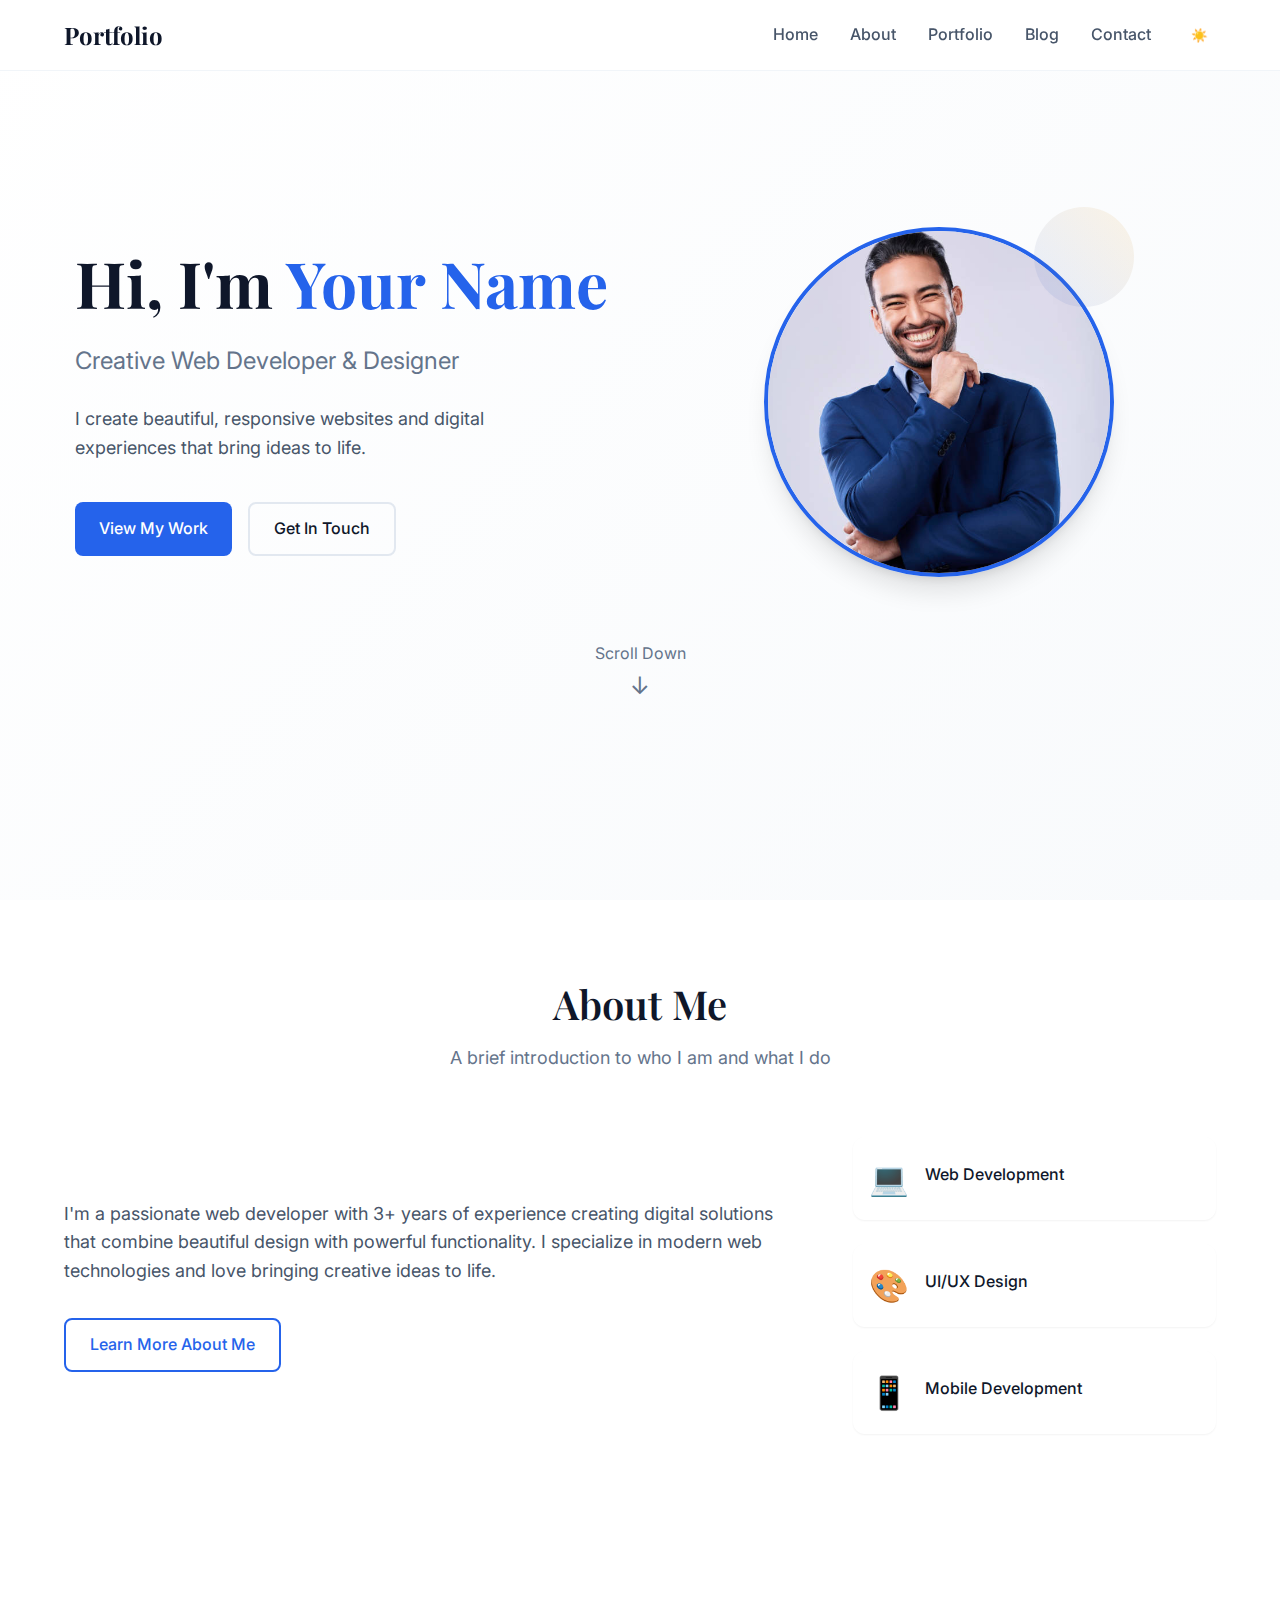
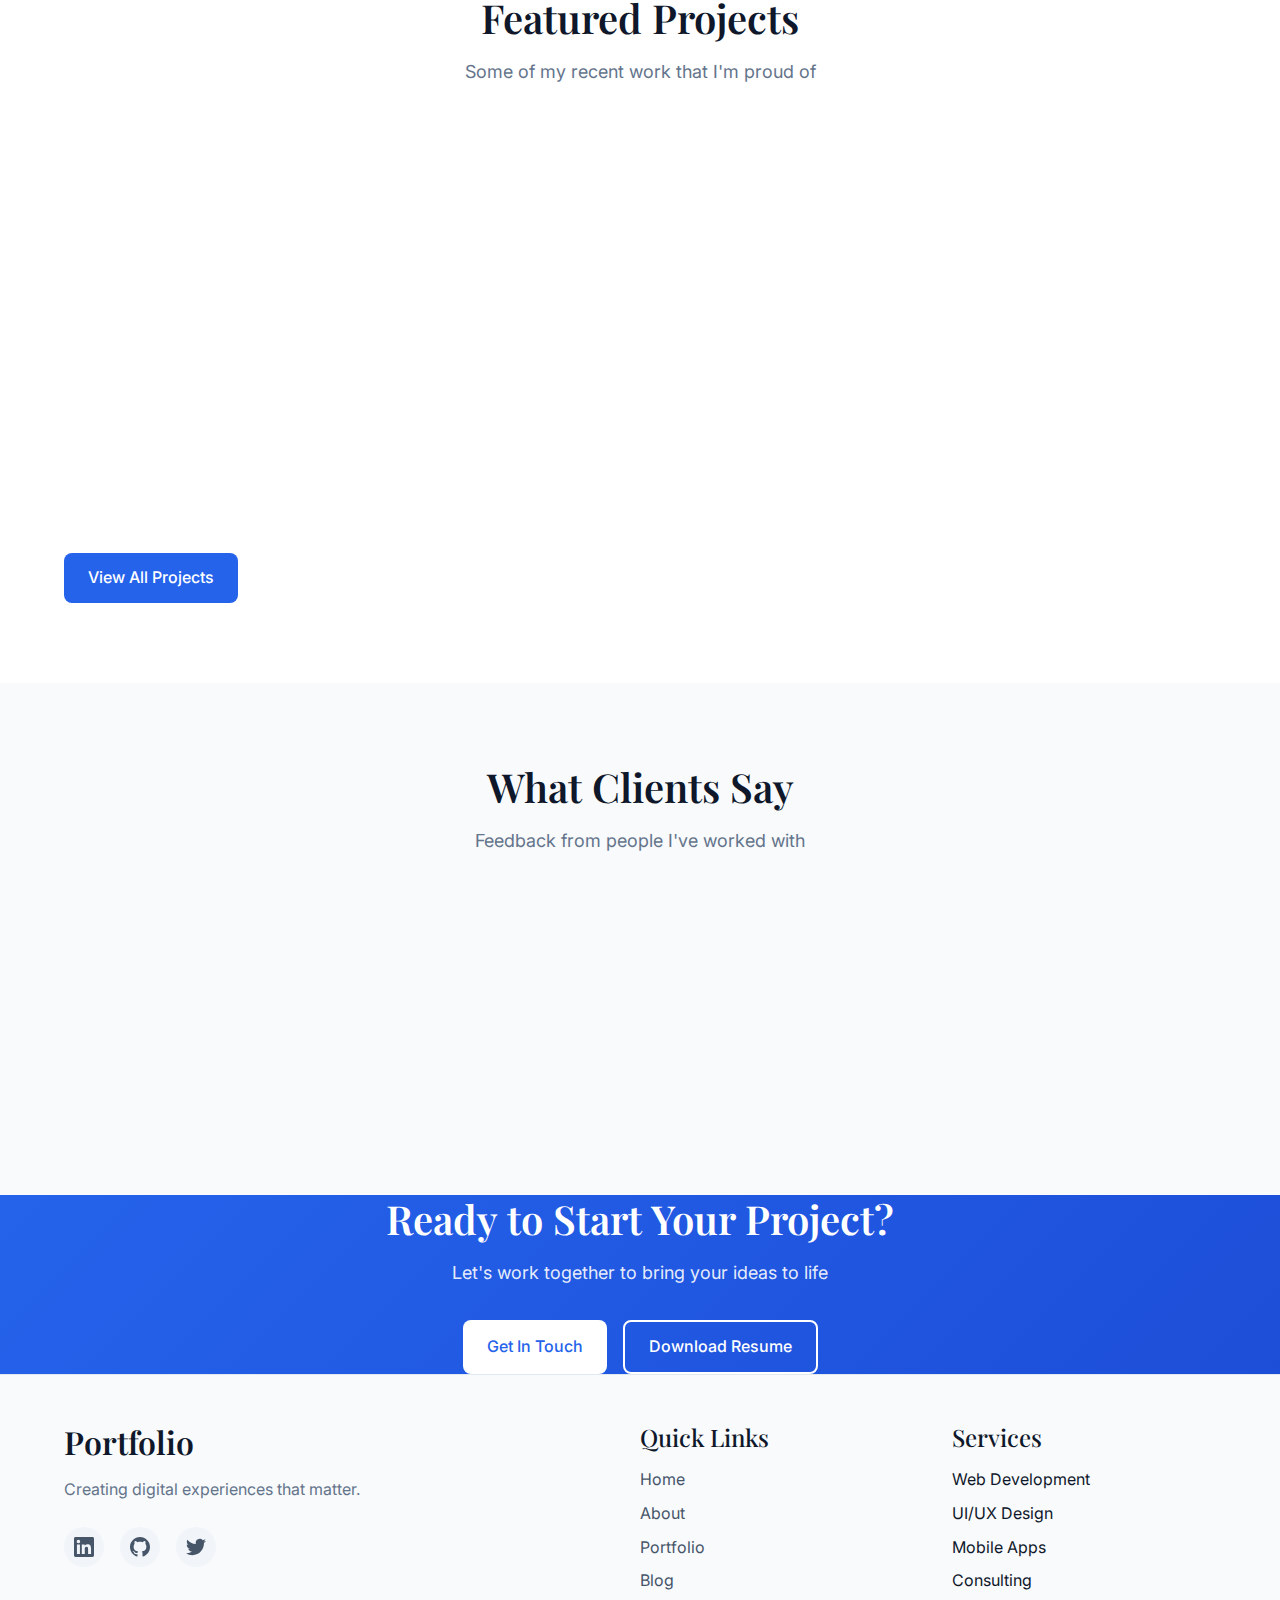
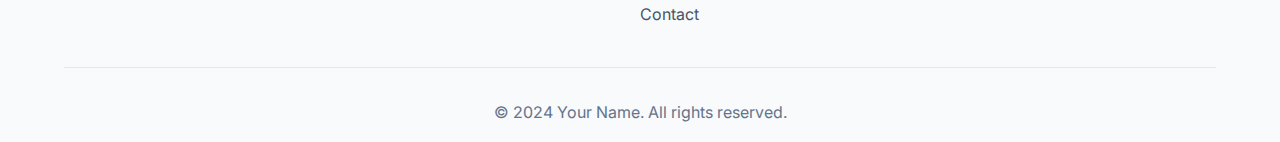
<file: portfolio.html/index.html>
<!DOCTYPE html>
<html lang="en">
<head>
    <meta charset="UTF-8">
    <meta name="viewport" content="width=device-width, initial-scale=1.0">
    <meta name="description" content="Personal Portfolio - Professional Web Developer & Designer">
    <meta name="keywords" content="portfolio, web developer, designer, projects">
    <meta name="author" content="Your Name">
    <title>Your Name - Portfolio</title>
    
    <!-- Preconnect to Google Fonts -->
    <link rel="preconnect" href="https://fonts.googleapis.com">
    <link rel="preconnect" href="https://fonts.gstatic.com" crossorigin>
    <link href="https://fonts.googleapis.com/css2?family=Inter:wght@300;400;500;600;700&family=Playfair+Display:wght@400;500;600;700&display=swap" rel="stylesheet">
    
    <!-- CSS -->
    <link rel="stylesheet" href="css/style.css">
    
    <!-- Favicon -->
    <link rel="icon" type="image/x-icon" href="assets/favicon.ico">
</head>
<body>
    <!-- Navigation -->
    <nav class="navbar" id="navbar">
        <div class="nav-container">
            <div class="nav-logo">
                <a href="index.html">Portfolio</a>
            </div>
            <ul class="nav-menu" id="nav-menu">
                <li class="nav-item">
                    <a href="index.html" class="nav-link active">Home</a>
                </li>
                <li class="nav-item">
                    <a href="about.html" class="nav-link">About</a>
                </li>
                <li class="nav-item">
                    <a href="portfolio.html" class="nav-link">Portfolio</a>
                </li>
                <li class="nav-item">
                    <a href="blog.html" class="nav-link">Blog</a>
                </li>
                <li class="nav-item">
                    <a href="contact.html" class="nav-link">Contact</a>
                </li>
                <li class="nav-item">
                    <button class="theme-toggle" id="theme-toggle" aria-label="Toggle dark mode">
                        <span class="sun-icon">☀️</span>
                        <span class="moon-icon">🌙</span>
                    </button>
                </li>
            </ul>
            <div class="nav-toggle" id="nav-toggle">
                <span class="bar"></span>
                <span class="bar"></span>
                <span class="bar"></span>
            </div>
        </div>
    </nav>

    <!-- Hero Section -->
    <section class="hero" id="home">
        <div class="hero-container">
            <div class="hero-content">
                <div class="hero-text">
                    <h1 class="hero-title">
                        Hi, I'm <span class="highlight">Your Name</span>
                    </h1>
                    <p class="hero-tagline">
                        Creative Web Developer & Designer
                    </p>
                    <p class="hero-description">
                        I create beautiful, responsive websites and digital experiences that bring ideas to life.
                    </p>
                    <div class="hero-buttons">
                        <a href="portfolio.html" class="btn btn-primary">View My Work</a>
                        <a href="contact.html" class="btn btn-secondary">Get In Touch</a>
                    </div>
                </div>
                <div class="hero-image">
                    <div class="profile-image-container">
                        <img src="images/profile.jpg" alt="Your Name" class="profile-image">
                        <div class="profile-decoration"></div>
                    </div>
                </div>
            </div>
            <div class="scroll-indicator">
                <span>Scroll Down</span>
                <div class="scroll-arrow">↓</div>
            </div>
        </div>
    </section>

    <!-- Quick About Section -->
    <section class="quick-about">
        <div class="container">
            <div class="section-header">
                <h2>About Me</h2>
                <p>A brief introduction to who I am and what I do</p>
            </div>
            <div class="quick-about-content">
                <div class="about-text">
                    <p>
                        I'm a passionate web developer with 3+ years of experience creating digital solutions 
                        that combine beautiful design with powerful functionality. I specialize in modern web 
                        technologies and love bringing creative ideas to life.
                    </p>
                    <a href="about.html" class="btn btn-outline">Learn More About Me</a>
                </div>
                <div class="skills-preview">
                    <div class="skill-item">
                        <span class="skill-icon">💻</span>
                        <span class="skill-name">Web Development</span>
                    </div>
                    <div class="skill-item">
                        <span class="skill-icon">🎨</span>
                        <span class="skill-name">UI/UX Design</span>
                    </div>
                    <div class="skill-item">
                        <span class="skill-icon">📱</span>
                        <span class="skill-name">Mobile Development</span>
                    </div>
                </div>
            </div>
        </div>
    </section>

    <!-- Featured Projects -->
    <section class="featured-projects">
        <div class="container">
            <div class="section-header">
                <h2>Featured Projects</h2>
                <p>Some of my recent work that I'm proud of</p>
            </div>
            <div class="projects-grid">
                <div class="project-card">
                    <div class="project-image">
                        <img src="images/project1.jpg" alt="E-commerce Website">
                        <div class="project-overlay">
                            <a href="#" class="project-link">View Project</a>
                        </div>
                    </div>
                    <div class="project-info">
                        <h3>E-commerce Website</h3>
                        <p>A modern e-commerce platform built with React and Node.js</p>
                        <div class="project-tech">
                            <span class="tech-tag">React</span>
                            <span class="tech-tag">Node.js</span>
                            <span class="tech-tag">MongoDB</span>
                        </div>
                    </div>
                </div>
                
                <div class="project-card">
                    <div class="project-image">
                        <img src="images/project2.jpg" alt="Mobile App">
                        <div class="project-overlay">
                            <a href="#" class="project-link">View Project</a>
                        </div>
                    </div>
                    <div class="project-info">
                        <h3>Mobile App Design</h3>
                        <p>UI/UX design for a fitness tracking mobile application</p>
                        <div class="project-tech">
                            <span class="tech-tag">Figma</span>
                            <span class="tech-tag">React Native</span>
                            <span class="tech-tag">Firebase</span>
                        </div>
                    </div>
                </div>
            </div>
            <div class="section-footer">
                <a href="portfolio.html" class="btn btn-primary">View All Projects</a>
            </div>
        </div>
    </section>

    <!-- Testimonials -->
    <section class="testimonials">
        <div class="container">
            <div class="section-header">
                <h2>What Clients Say</h2>
                <p>Feedback from people I've worked with</p>
            </div>
            <div class="testimonials-grid">
                <div class="testimonial-card">
                    <div class="testimonial-content">
                        <p>"Excellent work! The website exceeded our expectations and was delivered on time."</p>
                    </div>
                    <div class="testimonial-author">
                        <img src="images/client1.jpg" alt="Client 1">
                        <div class="author-info">
                            <h4>John Smith</h4>
                            <span>CEO, Tech Company</span>
                        </div>
                    </div>
                </div>
                
                <div class="testimonial-card">
                    <div class="testimonial-content">
                        <p>"Professional, creative, and easy to work with. Highly recommended!"</p>
                    </div>
                    <div class="testimonial-author">
                        <img src="images/client2.jpg" alt="Client 2">
                        <div class="author-info">
                            <h4>Sarah Johnson</h4>
                            <span>Marketing Director</span>
                        </div>
                    </div>
                </div>
            </div>
        </div>
    </section>

    <!-- CTA Section -->
    <section class="cta-section">
        <div class="container">
            <div class="cta-content">
                <h2>Ready to Start Your Project?</h2>
                <p>Let's work together to bring your ideas to life</p>
                <div class="cta-buttons">
                    <a href="contact.html" class="btn btn-primary">Get In Touch</a>
                    <a href="assets/resume.pdf" class="btn btn-secondary" download>Download Resume</a>
                </div>
            </div>
        </div>
    </section>

    <!-- Footer -->
    <footer class="footer">
        <div class="container">
            <div class="footer-content">
                <div class="footer-section">
                    <h3>Portfolio</h3>
                    <p>Creating digital experiences that matter.</p>
                    <div class="social-links">
                        <a href="#" aria-label="LinkedIn">
                            <svg width="20" height="20" viewBox="0 0 24 24" fill="currentColor">
                                <path d="M20.447 20.452h-3.554v-5.569c0-1.328-.027-3.037-1.852-3.037-1.853 0-2.136 1.445-2.136 2.939v5.667H9.351V9h3.414v1.561h.046c.477-.9 1.637-1.85 3.37-1.85 3.601 0 4.267 2.37 4.267 5.455v6.286zM5.337 7.433c-1.144 0-2.063-.926-2.063-2.065 0-1.138.92-2.063 2.063-2.063 1.14 0 2.064.925 2.064 2.063 0 1.139-.925 2.065-2.064 2.065zm1.782 13.019H3.555V9h3.564v11.452zM22.225 0H1.771C.792 0 0 .774 0 1.729v20.542C0 23.227.792 24 1.771 24h20.451C23.2 24 24 23.227 24 22.271V1.729C24 .774 23.2 0 22.222 0h.003z"/>
                            </svg>
                        </a>
                        <a href="#" aria-label="GitHub">
                            <svg width="20" height="20" viewBox="0 0 24 24" fill="currentColor">
                                <path d="M12 0c-6.626 0-12 5.373-12 12 0 5.302 3.438 9.8 8.207 11.387.599.111.793-.261.793-.577v-2.234c-3.338.726-4.033-1.416-4.033-1.416-.546-1.387-1.333-1.756-1.333-1.756-1.089-.745.083-.729.083-.729 1.205.084 1.839 1.237 1.839 1.237 1.07 1.834 2.807 1.304 3.492.997.107-.775.418-1.305.762-1.604-2.665-.305-5.467-1.334-5.467-5.931 0-1.311.469-2.381 1.236-3.221-.124-.303-.535-1.524.117-3.176 0 0 1.008-.322 3.301 1.23.957-.266 1.983-.399 3.003-.404 1.02.005 2.047.138 3.006.404 2.291-1.552 3.297-1.23 3.297-1.23.653 1.653.242 2.874.118 3.176.77.84 1.235 1.911 1.235 3.221 0 4.609-2.807 5.624-5.479 5.921.43.372.823 1.102.823 2.222v3.293c0 .319.192.694.801.576 4.765-1.589 8.199-6.086 8.199-11.386 0-6.627-5.373-12-12-12z"/>
                            </svg>
                        </a>
                        <a href="#" aria-label="Twitter">
                            <svg width="20" height="20" viewBox="0 0 24 24" fill="currentColor">
                                <path d="M23.953 4.57a10 10 0 01-2.825.775 4.958 4.958 0 002.163-2.723c-.951.555-2.005.959-3.127 1.184a4.92 4.92 0 00-8.384 4.482C7.69 8.095 4.067 6.13 1.64 3.162a4.822 4.822 0 00-.666 2.475c0 1.71.87 3.213 2.188 4.096a4.904 4.904 0 01-2.228-.616v.06a4.923 4.923 0 003.946 4.827 4.996 4.996 0 01-2.212.085 4.936 4.936 0 004.604 3.417 9.867 9.867 0 01-6.102 2.105c-.39 0-.779-.023-1.17-.067a13.995 13.995 0 007.557 2.209c9.053 0 13.998-7.496 13.998-13.985 0-.21 0-.42-.015-.63A9.935 9.935 0 0024 4.59z"/>
                            </svg>
                        </a>
                    </div>
                </div>
                <div class="footer-section">
                    <h4>Quick Links</h4>
                    <ul>
                        <li><a href="index.html">Home</a></li>
                        <li><a href="about.html">About</a></li>
                        <li><a href="portfolio.html">Portfolio</a></li>
                        <li><a href="blog.html">Blog</a></li>
                        <li><a href="contact.html">Contact</a></li>
                    </ul>
                </div>
                <div class="footer-section">
                    <h4>Services</h4>
                    <ul>
                        <li>Web Development</li>
                        <li>UI/UX Design</li>
                        <li>Mobile Apps</li>
                        <li>Consulting</li>
                    </ul>
                </div>
            </div>
            <div class="footer-bottom">
                <p>&copy; 2024 Your Name. All rights reserved.</p>
            </div>
        </div>
    </footer>

    <!-- JavaScript -->
    <script src="js/script.js"></script>
</body>
</html>
</file>
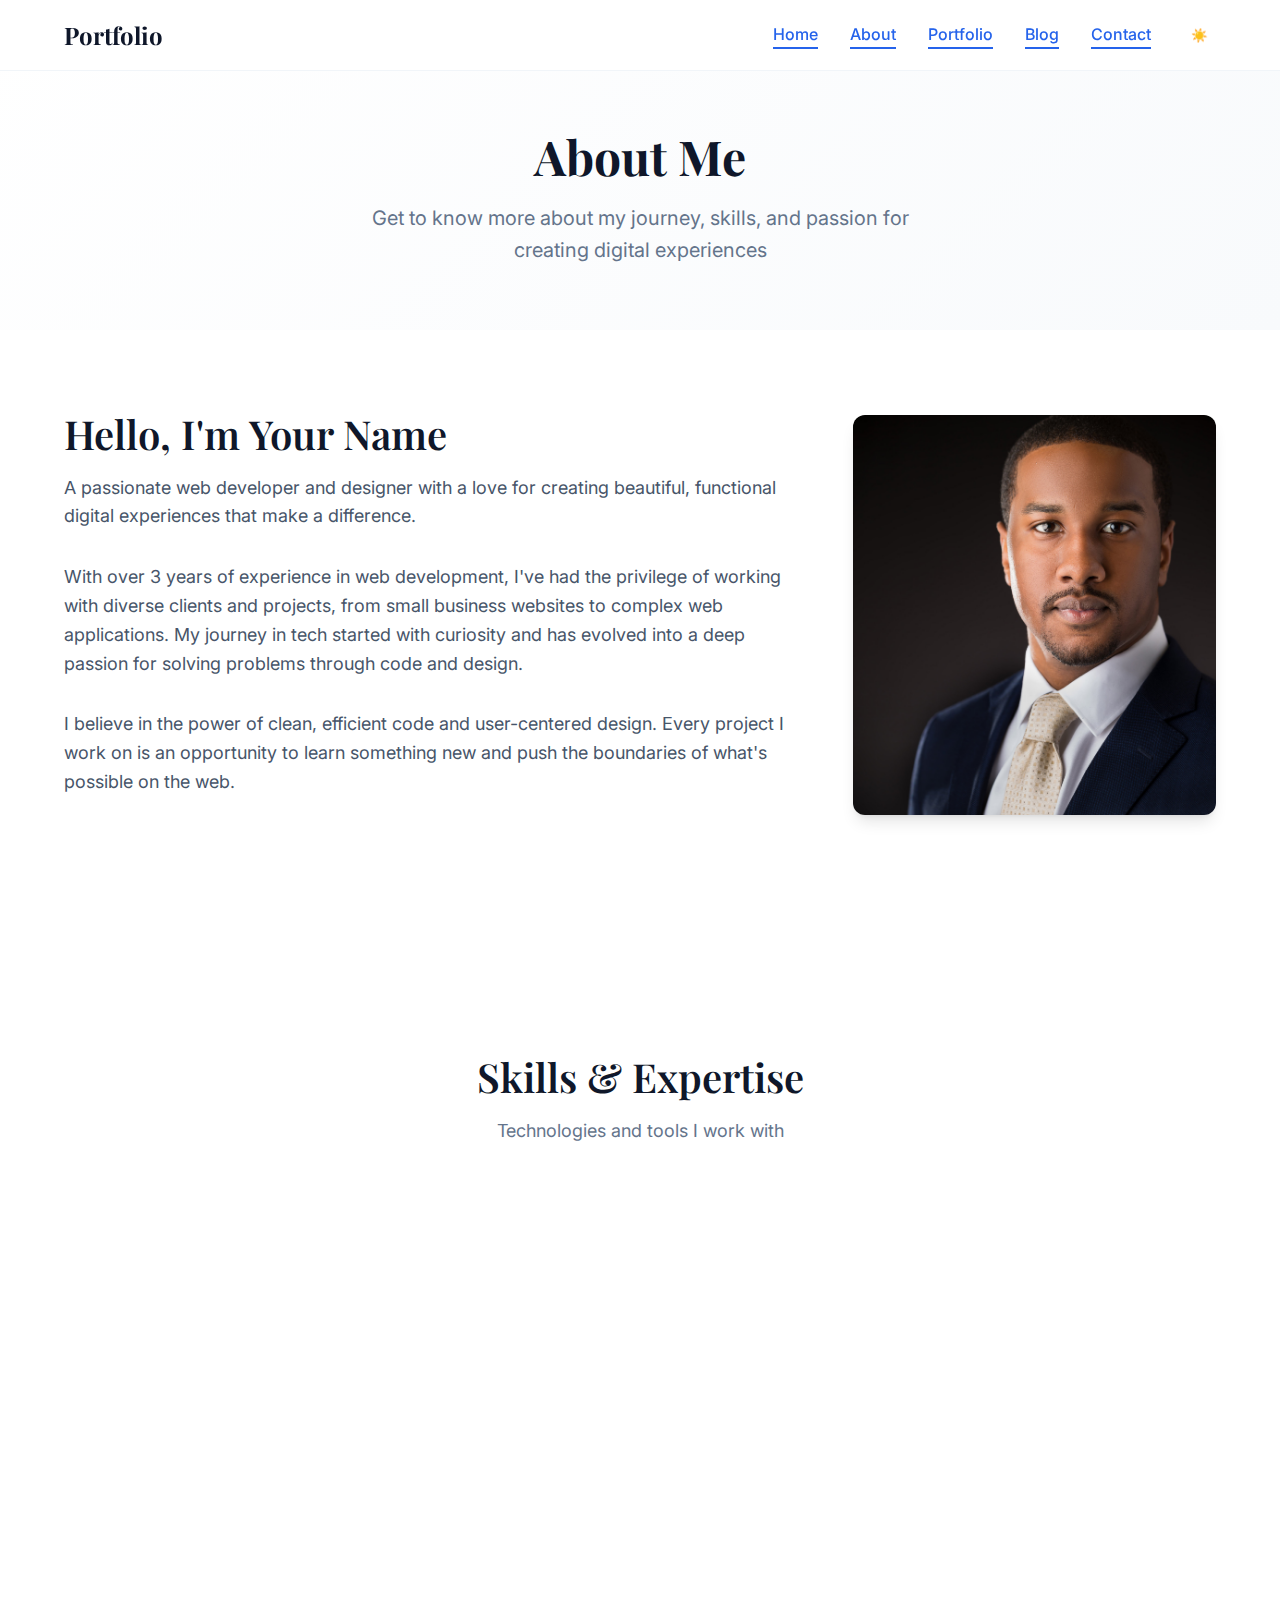
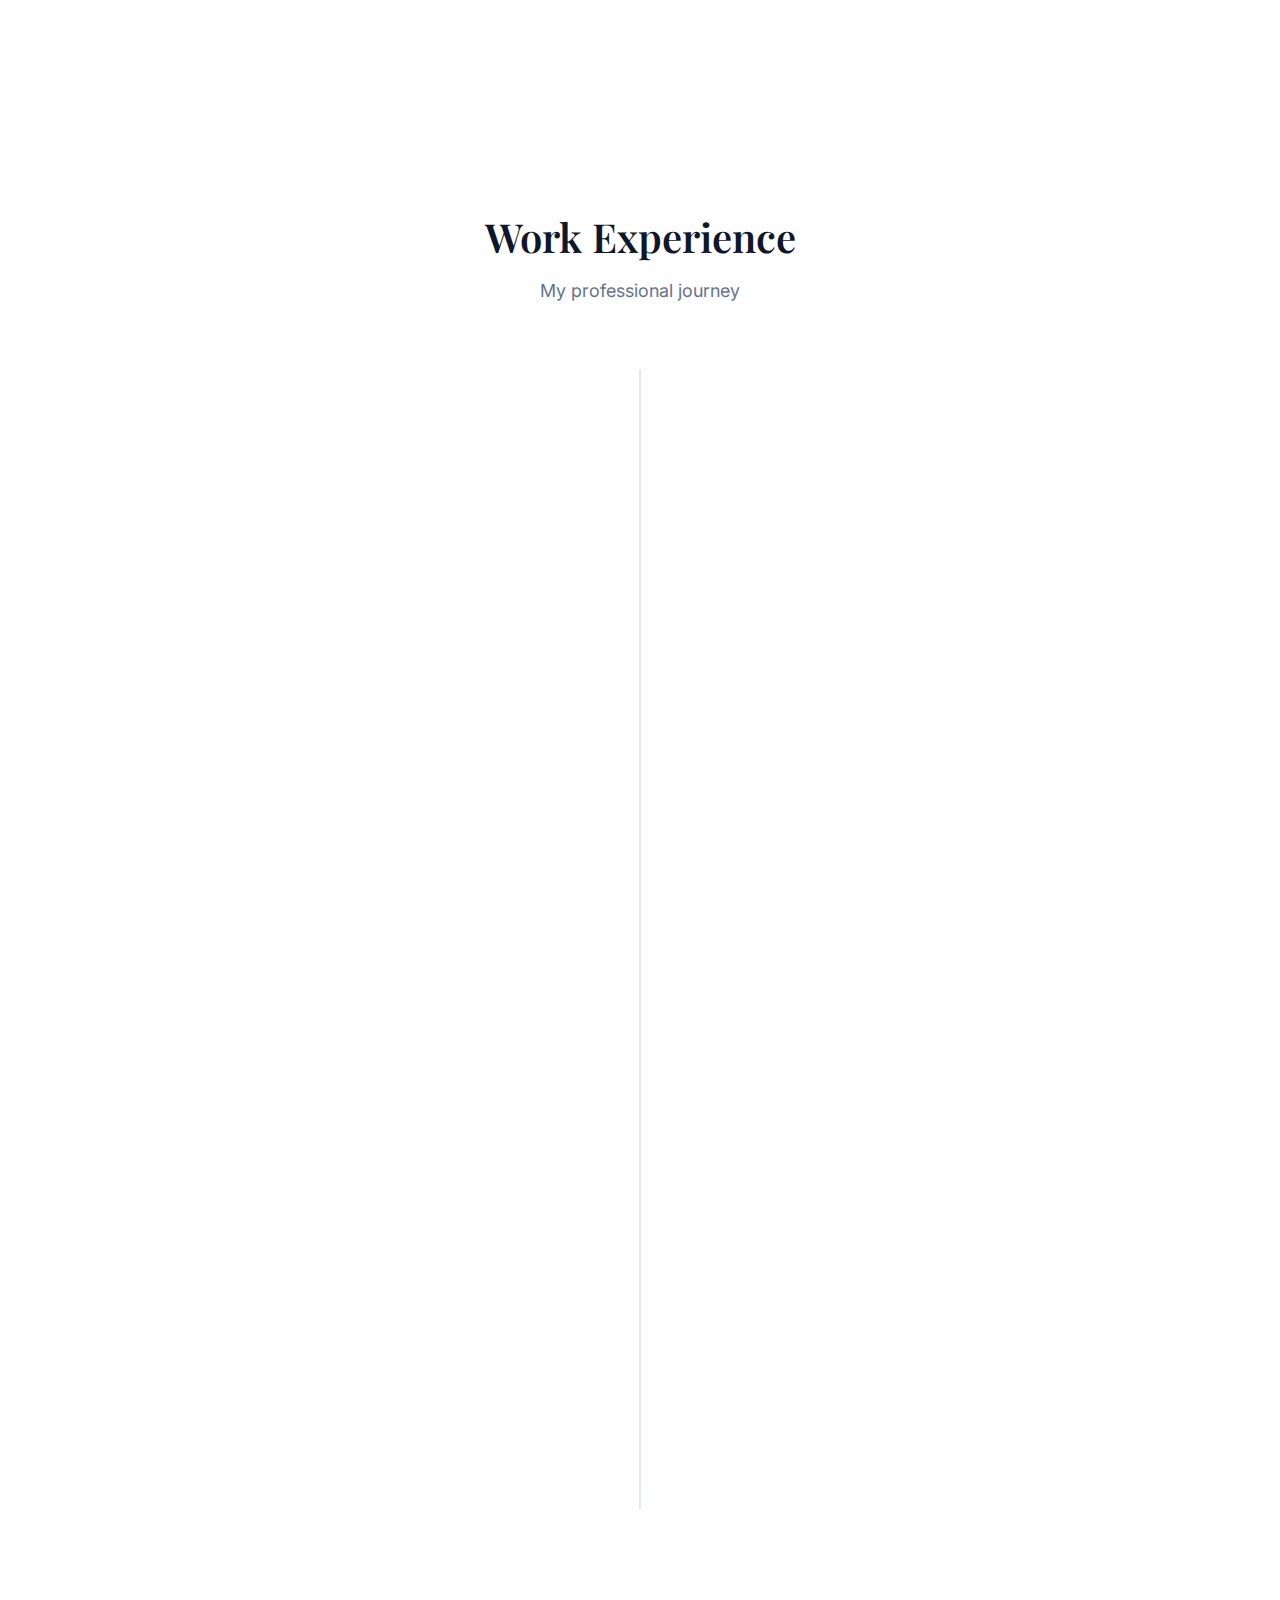
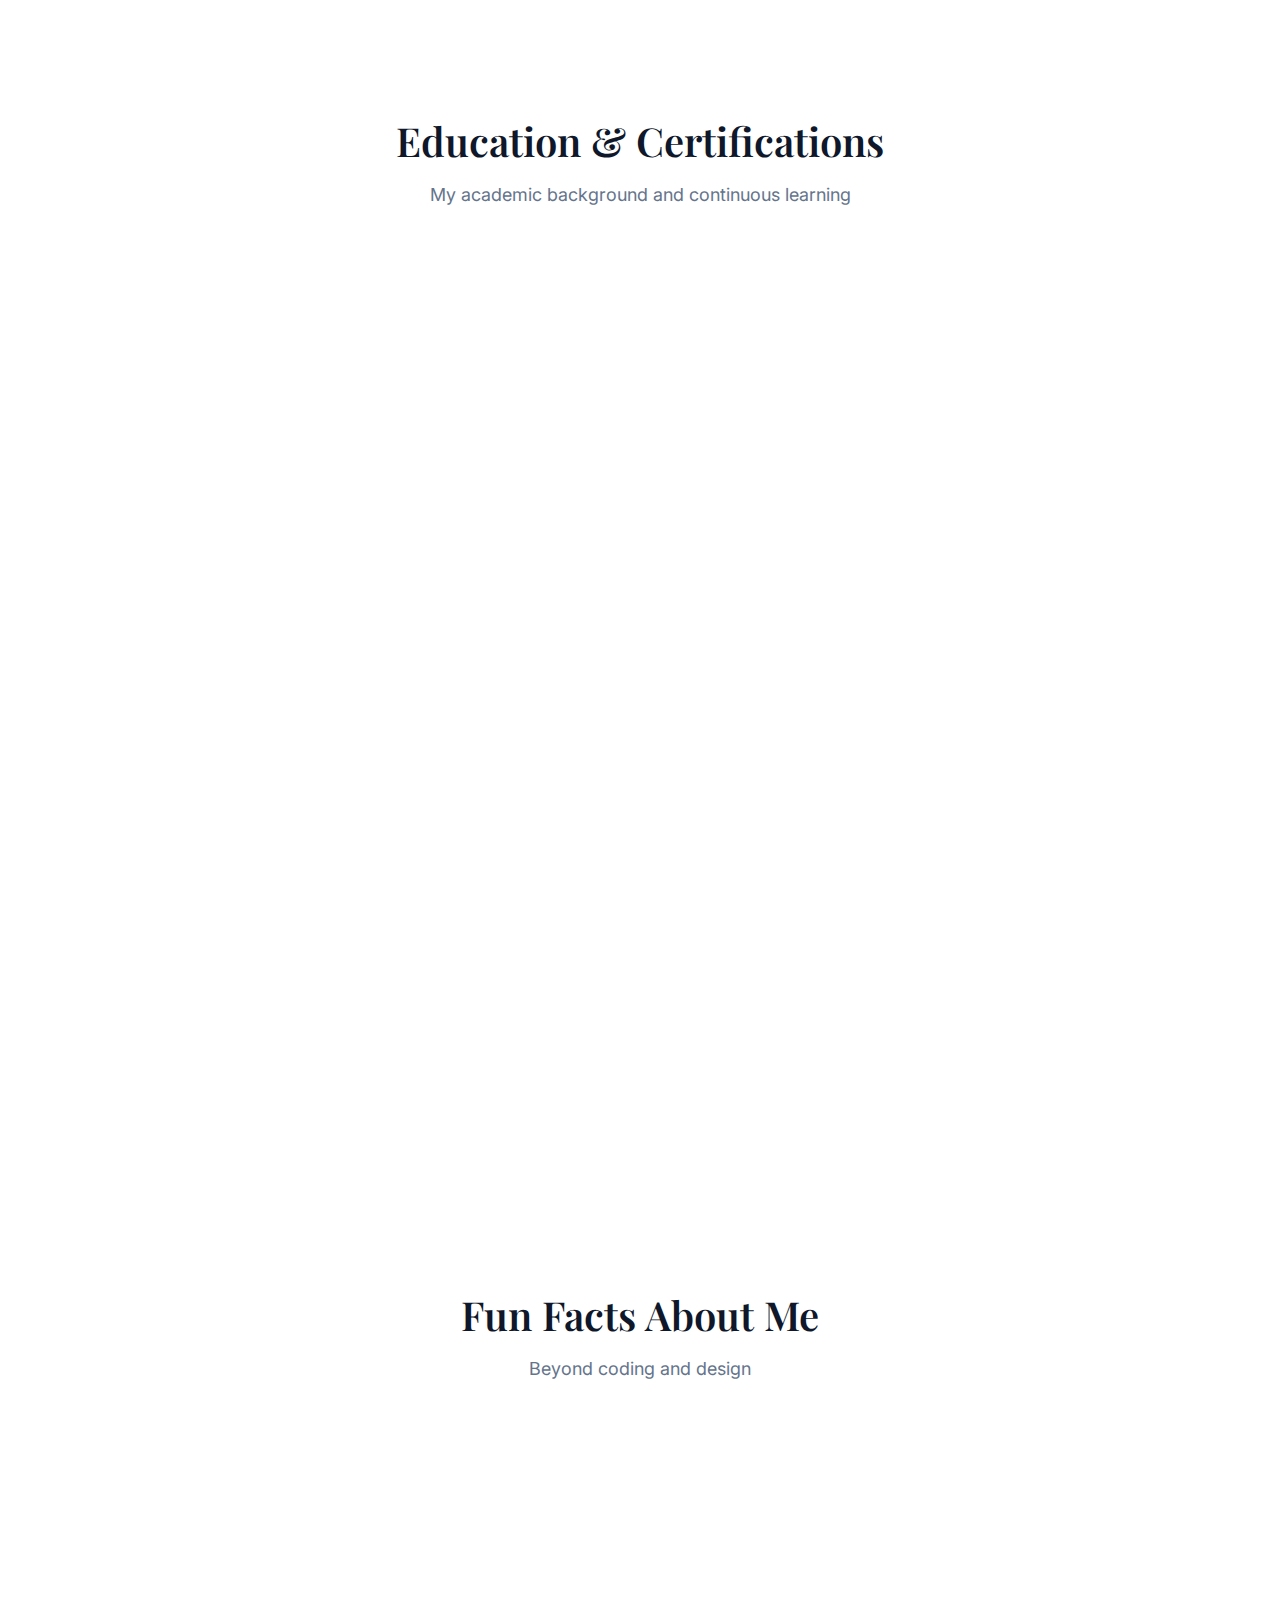
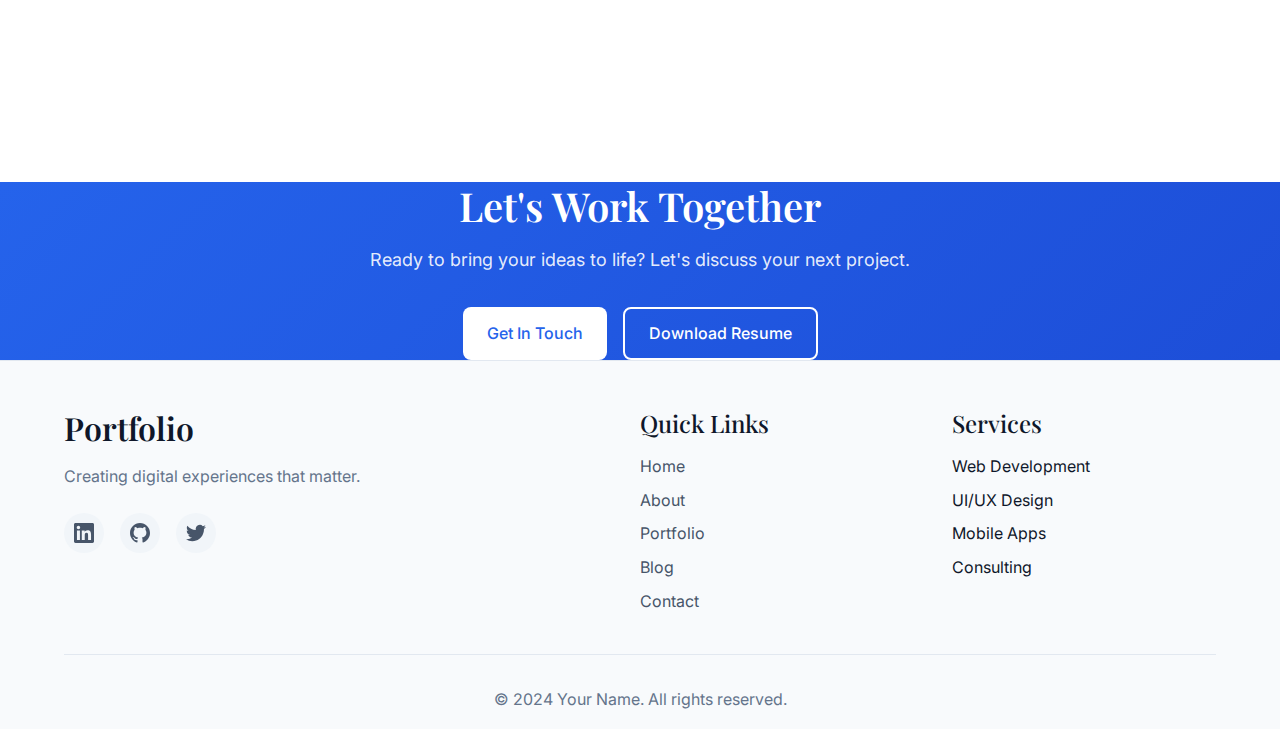
<file: portfolio.html/about.html>
<!DOCTYPE html>
<html lang="en">
<head>
    <meta charset="UTF-8">
    <meta name="viewport" content="width=device-width, initial-scale=1.0">
    <meta name="description" content="About Me - Learn more about my background, skills, and experience">
    <meta name="keywords" content="about, background, skills, experience, education">
    <title>About Me - Your Name Portfolio</title>
    
    <!-- Preconnect to Google Fonts -->
    <link rel="preconnect" href="https://fonts.googleapis.com">
    <link rel="preconnect" href="https://fonts.gstatic.com" crossorigin>
    <link href="https://fonts.googleapis.com/css2?family=Inter:wght@300;400;500;600;700&family=Playfair+Display:wght@400;500;600;700&display=swap" rel="stylesheet">
    
    <!-- CSS -->
    <link rel="stylesheet" href="css/style.css">
    
    <!-- Favicon -->
    <link rel="icon" type="image/x-icon" href="assets/favicon.ico">
</head>
<body>
    <!-- Navigation -->
    <nav class="navbar" id="navbar">
        <div class="nav-container">
            <div class="nav-logo">
                <a href="index.html">Portfolio</a>
            </div>
            <ul class="nav-menu" id="nav-menu">
                <li class="nav-item">
                    <a href="index.html" class="nav-link">Home</a>
                </li>
                <li class="nav-item">
                    <a href="about.html" class="nav-link active">About</a>
                </li>
                <li class="nav-item">
                    <a href="portfolio.html" class="nav-link">Portfolio</a>
                </li>
                <li class="nav-item">
                    <a href="blog.html" class="nav-link">Blog</a>
                </li>
                <li class="nav-item">
                    <a href="contact.html" class="nav-link">Contact</a>
                </li>
                <li class="nav-item">
                    <button class="theme-toggle" id="theme-toggle" aria-label="Toggle dark mode">
                        <span class="sun-icon">☀️</span>
                        <span class="moon-icon">🌙</span>
                    </button>
                </li>
            </ul>
            <div class="nav-toggle" id="nav-toggle">
                <span class="bar"></span>
                <span class="bar"></span>
                <span class="bar"></span>
            </div>
        </div>
    </nav>

    <!-- Page Header -->
    <section class="page-header">
        <div class="container">
            <h1>About Me</h1>
            <p>Get to know more about my journey, skills, and passion for creating digital experiences</p>
        </div>
    </section>

    <!-- About Content -->
    <section class="about-content">
        <div class="container">
            <div class="about-intro">
                <div class="about-text">
                    <h2>Hello, I'm Your Name</h2>
                    <p class="lead">
                        A passionate web developer and designer with a love for creating beautiful, 
                        functional digital experiences that make a difference.
                    </p>
                    <p>
                        With over 3 years of experience in web development, I've had the privilege of 
                        working with diverse clients and projects, from small business websites to 
                        complex web applications. My journey in tech started with curiosity and has 
                        evolved into a deep passion for solving problems through code and design.
                    </p>
                    <p>
                        I believe in the power of clean, efficient code and user-centered design. 
                        Every project I work on is an opportunity to learn something new and push 
                        the boundaries of what's possible on the web.
                    </p>
                </div>
                <div class="about-image">
                    <img src="images/about-photo.jpg" alt="Your Name working">
                </div>
            </div>
        </div>
    </section>

    <!-- Skills Section -->
    <section class="skills-section">
        <div class="container">
            <div class="section-header">
                <h2>Skills & Expertise</h2>
                <p>Technologies and tools I work with</p>
            </div>
            <div class="skills-grid">
                <div class="skill-category">
                    <h3>Frontend Development</h3>
                    <div class="skills-list">
                        <div class="skill-item">
                            <span class="skill-name">HTML5 & CSS3</span>
                            <div class="skill-bar">
                                <div class="skill-progress" data-width="95%"></div>
                            </div>
                        </div>
                        <div class="skill-item">
                            <span class="skill-name">JavaScript (ES6+)</span>
                            <div class="skill-bar">
                                <div class="skill-progress" data-width="90%"></div>
                            </div>
                        </div>
                        <div class="skill-item">
                            <span class="skill-name">React.js</span>
                            <div class="skill-bar">
                                <div class="skill-progress" data-width="85%"></div>
                            </div>
                        </div>
                        <div class="skill-item">
                            <span class="skill-name">Vue.js</span>
                            <div class="skill-bar">
                                <div class="skill-progress" data-width="80%"></div>
                            </div>
                        </div>
                    </div>
                </div>
                
                <div class="skill-category">
                    <h3>Backend Development</h3>
                    <div class="skills-list">
                        <div class="skill-item">
                            <span class="skill-name">Node.js</span>
                            <div class="skill-bar">
                                <div class="skill-progress" data-width="85%"></div>
                            </div>
                        </div>
                        <div class="skill-item">
                            <span class="skill-name">Python</span>
                            <div class="skill-bar">
                                <div class="skill-progress" data-width="80%"></div>
                            </div>
                        </div>
                        <div class="skill-item">
                            <span class="skill-name">MongoDB</span>
                            <div class="skill-bar">
                                <div class="skill-progress" data-width="75%"></div>
                            </div>
                        </div>
                        <div class="skill-item">
                            <span class="skill-name">PostgreSQL</span>
                            <div class="skill-bar">
                                <div class="skill-progress" data-width="70%"></div>
                            </div>
                        </div>
                    </div>
                </div>
                
                <div class="skill-category">
                    <h3>Design & Tools</h3>
                    <div class="skills-list">
                        <div class="skill-item">
                            <span class="skill-name">Figma</span>
                            <div class="skill-bar">
                                <div class="skill-progress" data-width="90%"></div>
                            </div>
                        </div>
                        <div class="skill-item">
                            <span class="skill-name">Adobe Creative Suite</span>
                            <div class="skill-bar">
                                <div class="skill-progress" data-width="85%"></div>
                            </div>
                        </div>
                        <div class="skill-item">
                            <span class="skill-name">Git & GitHub</span>
                            <div class="skill-bar">
                                <div class="skill-progress" data-width="90%"></div>
                            </div>
                        </div>
                        <div class="skill-item">
                            <span class="skill-name">AWS</span>
                            <div class="skill-bar">
                                <div class="skill-progress" data-width="75%"></div>
                            </div>
                        </div>
                    </div>
                </div>
            </div>
        </div>
    </section>

    <!-- Experience Section -->
    <section class="experience-section">
        <div class="container">
            <div class="section-header">
                <h2>Work Experience</h2>
                <p>My professional journey</p>
            </div>
            <div class="timeline">
                <div class="timeline-item">
                    <div class="timeline-date">2022 - Present</div>
                    <div class="timeline-content">
                        <h3>Senior Frontend Developer</h3>
                        <h4>Tech Solutions Inc.</h4>
                        <p>
                            Leading frontend development for multiple client projects, mentoring junior developers, 
                            and implementing modern web technologies to improve user experience and performance.
                        </p>
                        <ul>
                            <li>Developed 15+ responsive web applications using React and Vue.js</li>
                            <li>Improved website performance by 40% through optimization techniques</li>
                            <li>Led a team of 3 junior developers</li>
                        </ul>
                    </div>
                </div>
                
                <div class="timeline-item">
                    <div class="timeline-date">2021 - 2022</div>
                    <div class="timeline-content">
                        <h3>Frontend Developer</h3>
                        <h4>Digital Agency Pro</h4>
                        <p>
                            Developed custom websites and web applications for various clients, 
                            focusing on responsive design and user experience optimization.
                        </p>
                        <ul>
                            <li>Built 20+ client websites with 100% mobile responsiveness</li>
                            <li>Collaborated with design team to implement pixel-perfect designs</li>
                            <li>Integrated third-party APIs and payment systems</li>
                        </ul>
                    </div>
                </div>
                
                <div class="timeline-item">
                    <div class="timeline-date">2020 - 2021</div>
                    <div class="timeline-content">
                        <h3>Junior Web Developer</h3>
                        <h4>StartUp Hub</h4>
                        <p>
                            Started my professional journey as a junior developer, learning modern web 
                            technologies and contributing to various startup projects.
                        </p>
                        <ul>
                            <li>Assisted in developing 5 startup MVPs</li>
                            <li>Learned React, Node.js, and modern development practices</li>
                            <li>Participated in agile development processes</li>
                        </ul>
                    </div>
                </div>
            </div>
        </div>
    </section>

    <!-- Education Section -->
    <section class="education-section">
        <div class="container">
            <div class="section-header">
                <h2>Education & Certifications</h2>
                <p>My academic background and continuous learning</p>
            </div>
            <div class="education-grid">
                <div class="education-item">
                    <div class="education-icon">🎓</div>
                    <div class="education-content">
                        <h3>Bachelor of Computer Science</h3>
                        <h4>University of Technology</h4>
                        <span class="education-date">2016 - 2020</span>
                        <p>
                            Graduated with honors, focusing on software engineering, 
                            web technologies, and computer systems.
                        </p>
                    </div>
                </div>
                
                <div class="education-item">
                    <div class="education-icon">📜</div>
                    <div class="education-content">
                        <h3>React Developer Certification</h3>
                        <h4>Meta (Facebook)</h4>
                        <span class="education-date">2021</span>
                        <p>
                            Comprehensive certification covering React fundamentals, 
                            advanced patterns, and best practices.
                        </p>
                    </div>
                </div>
                
                <div class="education-item">
                    <div class="education-icon">🏆</div>
                    <div class="education-content">
                        <h3>AWS Certified Developer</h3>
                        <h4>Amazon Web Services</h4>
                        <span class="education-date">2022</span>
                        <p>
                            Certified in developing and maintaining applications 
                            on the AWS platform.
                        </p>
                    </div>
                </div>
                
                <div class="education-item">
                    <div class="education-icon">🎨</div>
                    <div class="education-content">
                        <h3>UX Design Specialization</h3>
                        <h4>Google (Coursera)</h4>
                        <span class="education-date">2023</span>
                        <p>
                            Comprehensive program covering user research, 
                            wireframing, prototyping, and usability testing.
                        </p>
                    </div>
                </div>
            </div>
        </div>
    </section>

    <!-- Fun Facts -->
    <section class="fun-facts">
        <div class="container">
            <div class="section-header">
                <h2>Fun Facts About Me</h2>
                <p>Beyond coding and design</p>
            </div>
            <div class="facts-grid">
                <div class="fact-item">
                    <div class="fact-icon">☕</div>
                    <div class="fact-number">500+</div>
                    <div class="fact-label">Cups of Coffee</div>
                </div>
                <div class="fact-item">
                    <div class="fact-icon">💻</div>
                    <div class="fact-number">50+</div>
                    <div class="fact-label">Projects Completed</div>
                </div>
                <div class="fact-item">
                    <div class="fact-icon">🌍</div>
                    <div class="fact-number">15+</div>
                    <div class="fact-label">Countries Visited</div>
                </div>
                <div class="fact-item">
                    <div class="fact-icon">📚</div>
                    <div class="fact-number">100+</div>
                    <div class="fact-label">Books Read</div>
                </div>
            </div>
        </div>
    </section>

    <!-- CTA Section -->
    <section class="cta-section">
        <div class="container">
            <div class="cta-content">
                <h2>Let's Work Together</h2>
                <p>Ready to bring your ideas to life? Let's discuss your next project.</p>
                <div class="cta-buttons">
                    <a href="contact.html" class="btn btn-primary">Get In Touch</a>
                    <a href="assets/resume.pdf" class="btn btn-secondary" download>Download Resume</a>
                </div>
            </div>
        </div>
    </section>

    <!-- Footer -->
    <footer class="footer">
        <div class="container">
            <div class="footer-content">
                <div class="footer-section">
                    <h3>Portfolio</h3>
                    <p>Creating digital experiences that matter.</p>
                    <div class="social-links">
                        <a href="#" aria-label="LinkedIn">
                            <svg width="20" height="20" viewBox="0 0 24 24" fill="currentColor">
                                <path d="M20.447 20.452h-3.554v-5.569c0-1.328-.027-3.037-1.852-3.037-1.853 0-2.136 1.445-2.136 2.939v5.667H9.351V9h3.414v1.561h.046c.477-.9 1.637-1.85 3.37-1.85 3.601 0 4.267 2.37 4.267 5.455v6.286zM5.337 7.433c-1.144 0-2.063-.926-2.063-2.065 0-1.138.92-2.063 2.063-2.063 1.14 0 2.064.925 2.064 2.063 0 1.139-.925 2.065-2.064 2.065zm1.782 13.019H3.555V9h3.564v11.452zM22.225 0H1.771C.792 0 0 .774 0 1.729v20.542C0 23.227.792 24 1.771 24h20.451C23.2 24 24 23.227 24 22.271V1.729C24 .774 23.2 0 22.222 0h.003z"/>
                            </svg>
                        </a>
                        <a href="#" aria-label="GitHub">
                            <svg width="20" height="20" viewBox="0 0 24 24" fill="currentColor">
                                <path d="M12 0c-6.626 0-12 5.373-12 12 0 5.302 3.438 9.8 8.207 11.387.599.111.793-.261.793-.577v-2.234c-3.338.726-4.033-1.416-4.033-1.416-.546-1.387-1.333-1.756-1.333-1.756-1.089-.745.083-.729.083-.729 1.205.084 1.839 1.237 1.839 1.237 1.07 1.834 2.807 1.304 3.492.997.107-.775.418-1.305.762-1.604-2.665-.305-5.467-1.334-5.467-5.931 0-1.311.469-2.381 1.236-3.221-.124-.303-.535-1.524.117-3.176 0 0 1.008-.322 3.301 1.23.957-.266 1.983-.399 3.003-.404 1.02.005 2.047.138 3.006.404 2.291-1.552 3.297-1.23 3.297-1.23.653 1.653.242 2.874.118 3.176.77.84 1.235 1.911 1.235 3.221 0 4.609-2.807 5.624-5.479 5.921.43.372.823 1.102.823 2.222v3.293c0 .319.192.694.801.576 4.765-1.589 8.199-6.086 8.199-11.386 0-6.627-5.373-12-12-12z"/>
                            </svg>
                        </a>
                        <a href="#" aria-label="Twitter">
                            <svg width="20" height="20" viewBox="0 0 24 24" fill="currentColor">
                                <path d="M23.953 4.57a10 10 0 01-2.825.775 4.958 4.958 0 002.163-2.723c-.951.555-2.005.959-3.127 1.184a4.92 4.92 0 00-8.384 4.482C7.69 8.095 4.067 6.13 1.64 3.162a4.822 4.822 0 00-.666 2.475c0 1.71.87 3.213 2.188 4.096a4.904 4.904 0 01-2.228-.616v.06a4.923 4.923 0 003.946 4.827 4.996 4.996 0 01-2.212.085 4.936 4.936 0 004.604 3.417 9.867 9.867 0 01-6.102 2.105c-.39 0-.779-.023-1.17-.067a13.995 13.995 0 007.557 2.209c9.053 0 13.998-7.496 13.998-13.985 0-.21 0-.42-.015-.63A9.935 9.935 0 0024 4.59z"/>
                            </svg>
                        </a>
                    </div>
                </div>
                <div class="footer-section">
                    <h4>Quick Links</h4>
                    <ul>
                        <li><a href="index.html">Home</a></li>
                        <li><a href="about.html">About</a></li>
                        <li><a href="portfolio.html">Portfolio</a></li>
                        <li><a href="blog.html">Blog</a></li>
                        <li><a href="contact.html">Contact</a></li>
                    </ul>
                </div>
                <div class="footer-section">
                    <h4>Services</h4>
                    <ul>
                        <li>Web Development</li>
                        <li>UI/UX Design</li>
                        <li>Mobile Apps</li>
                        <li>Consulting</li>
                    </ul>
                </div>
            </div>
            <div class="footer-bottom">
                <p>&copy; 2024 Your Name. All rights reserved.</p>
            </div>
        </div>
    </footer>

    <!-- JavaScript -->
    <script src="js/script.js"></script>
</body>
</html>
</file>
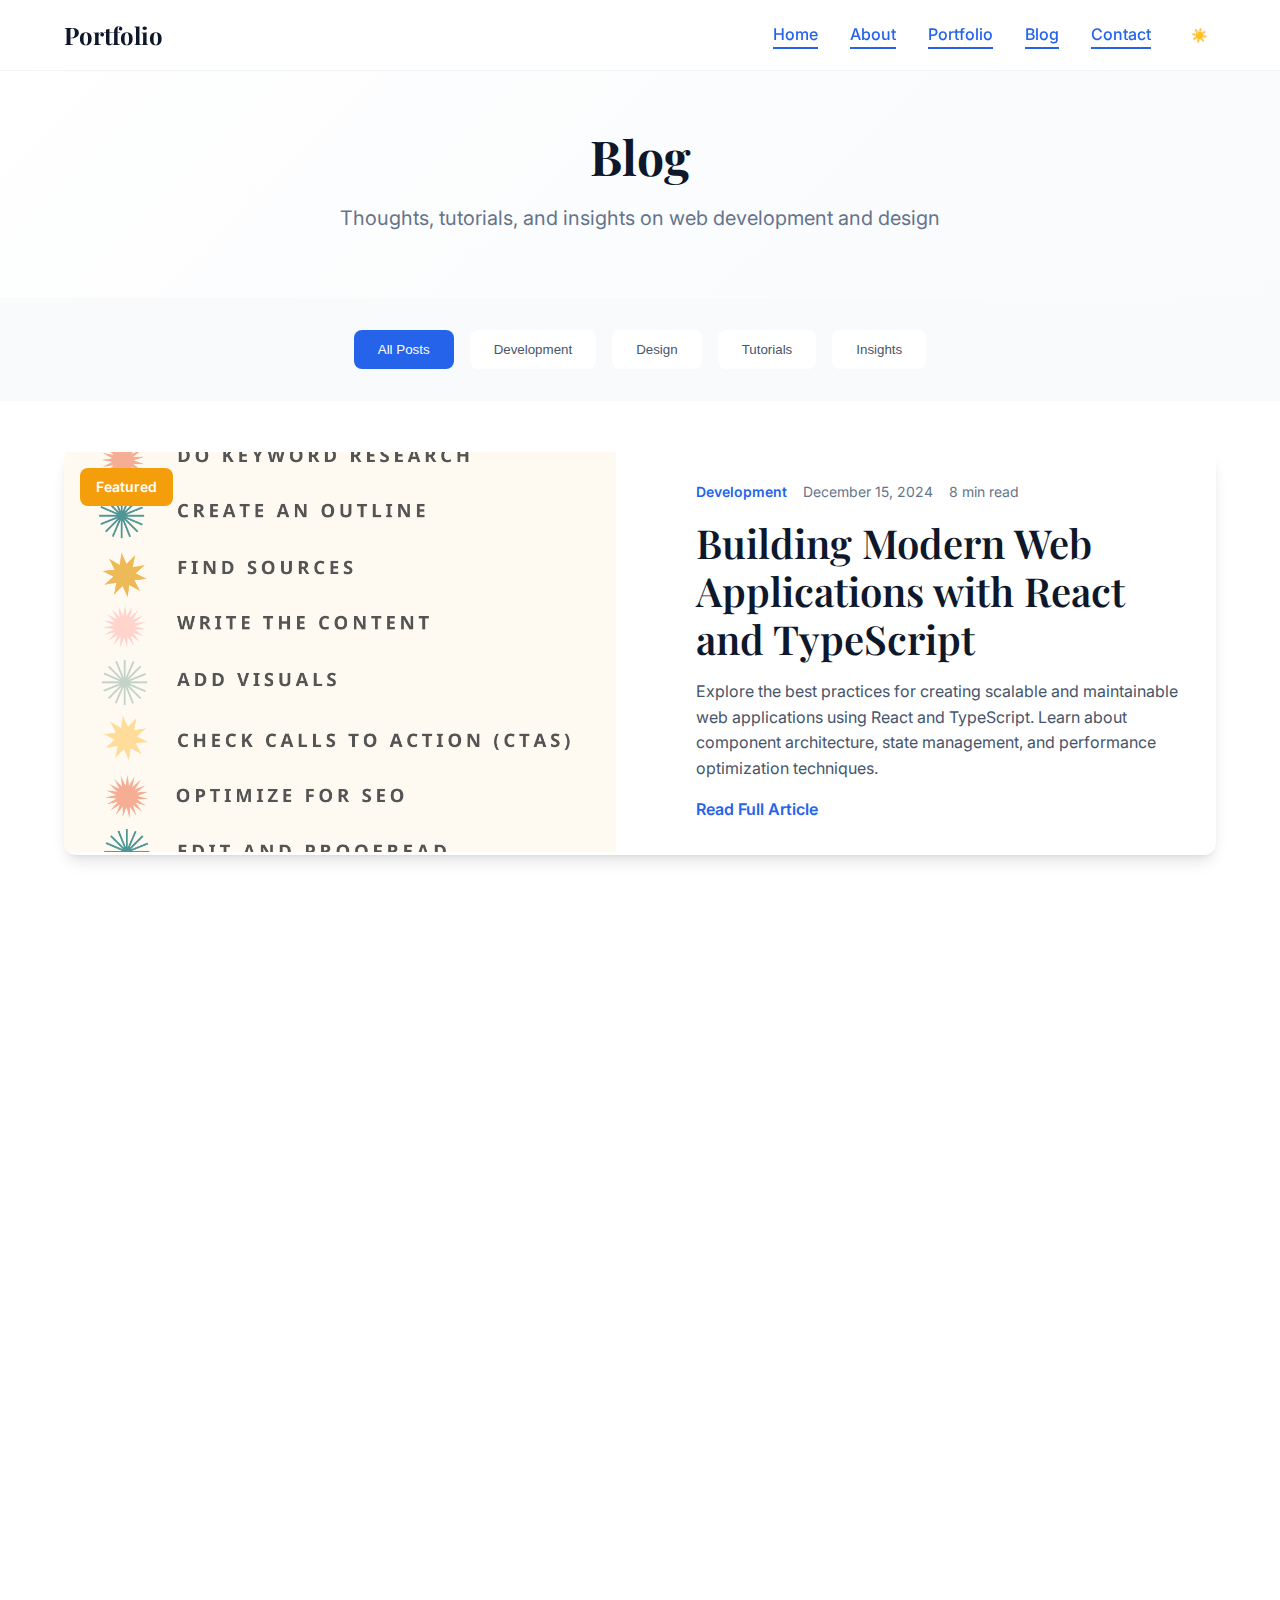
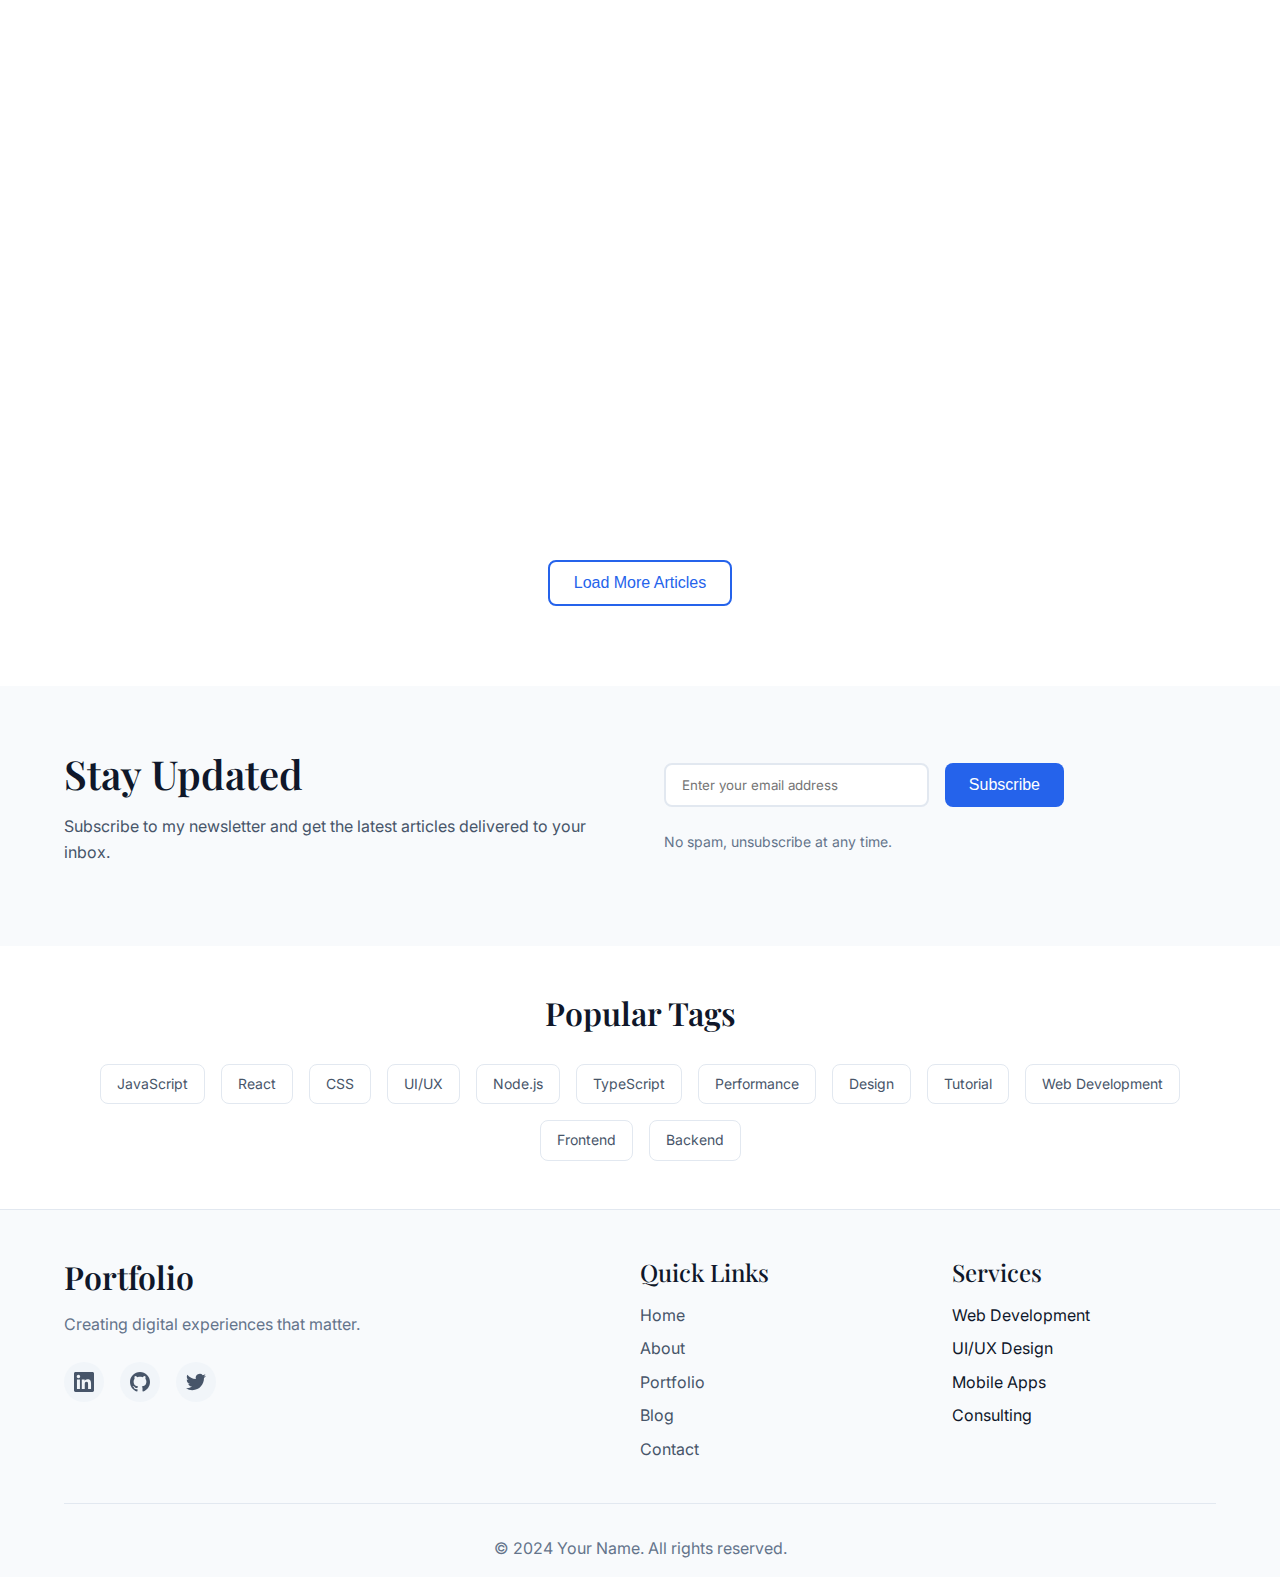
<file: portfolio.html/blog.html>
<!DOCTYPE html>
<html lang="en">
<head>
    <meta charset="UTF-8">
    <meta name="viewport" content="width=device-width, initial-scale=1.0">
    <meta name="description" content="Blog - Read my latest articles and insights on web development and design">
    <meta name="keywords" content="blog, articles, web development, design, tutorials">
    <title>Blog - Your Name Portfolio</title>
    
    <!-- Preconnect to Google Fonts -->
    <link rel="preconnect" href="https://fonts.googleapis.com">
    <link rel="preconnect" href="https://fonts.gstatic.com" crossorigin>
    <link href="https://fonts.googleapis.com/css2?family=Inter:wght@300;400;500;600;700&family=Playfair+Display:wght@400;500;600;700&display=swap" rel="stylesheet">
    
    <!-- CSS -->
    <link rel="stylesheet" href="css/style.css">
    
    <!-- Favicon -->
    <link rel="icon" type="image/x-icon" href="assets/favicon.ico">
</head>
<body>
    <!-- Navigation -->
    <nav class="navbar" id="navbar">
        <div class="nav-container">
            <div class="nav-logo">
                <a href="index.html">Portfolio</a>
            </div>
            <ul class="nav-menu" id="nav-menu">
                <li class="nav-item">
                    <a href="index.html" class="nav-link">Home</a>
                </li>
                <li class="nav-item">
                    <a href="about.html" class="nav-link">About</a>
                </li>
                <li class="nav-item">
                    <a href="portfolio.html" class="nav-link">Portfolio</a>
                </li>
                <li class="nav-item">
                    <a href="blog.html" class="nav-link active">Blog</a>
                </li>
                <li class="nav-item">
                    <a href="contact.html" class="nav-link">Contact</a>
                </li>
                <li class="nav-item">
                    <button class="theme-toggle" id="theme-toggle" aria-label="Toggle dark mode">
                        <span class="sun-icon">☀️</span>
                        <span class="moon-icon">🌙</span>
                    </button>
                </li>
            </ul>
            <div class="nav-toggle" id="nav-toggle">
                <span class="bar"></span>
                <span class="bar"></span>
                <span class="bar"></span>
            </div>
        </div>
    </nav>

    <!-- Page Header -->
    <section class="page-header">
        <div class="container">
            <h1>Blog</h1>
            <p>Thoughts, tutorials, and insights on web development and design</p>
        </div>
    </section>

    <!-- Blog Categories -->
    <section class="blog-categories">
        <div class="container">
            <div class="category-buttons">
                <button class="category-btn active" data-category="all">All Posts</button>
                <button class="category-btn" data-category="development">Development</button>
                <button class="category-btn" data-category="design">Design</button>
                <button class="category-btn" data-category="tutorials">Tutorials</button>
                <button class="category-btn" data-category="insights">Insights</button>
            </div>
        </div>
    </section>

    <!-- Featured Post -->
    <section class="featured-post">
        <div class="container">
            <div class="featured-article">
                <div class="featured-image">
                    <img src="images/blog-featured.jpg" alt="Featured Blog Post">
                    <div class="featured-badge">Featured</div>
                </div>
                <div class="featured-content">
                    <div class="post-meta">
                        <span class="post-category">Development</span>
                        <span class="post-date">December 15, 2024</span>
                        <span class="read-time">8 min read</span>
                    </div>
                    <h2>Building Modern Web Applications with React and TypeScript</h2>
                    <p>
                        Explore the best practices for creating scalable and maintainable web applications 
                        using React and TypeScript. Learn about component architecture, state management, 
                        and performance optimization techniques.
                    </p>
                    <a href="#" class="read-more-btn">Read Full Article</a>
                </div>
            </div>
        </div>
    </section>

    <!-- Blog Posts Grid -->
    <section class="blog-posts">
        <div class="container">
            <div class="posts-grid">
                <!-- Blog Post 1 -->
                <article class="blog-card" data-category="design">
                    <div class="blog-image">
                        <img src="images/blog1.jpg" alt="UI/UX Design Trends">
                        <div class="blog-overlay">
                            <a href="#" class="read-link">Read Article</a>
                        </div>
                    </div>
                    <div class="blog-content">
                        <div class="post-meta">
                            <span class="post-category">Design</span>
                            <span class="post-date">December 10, 2024</span>
                            <span class="read-time">5 min read</span>
                        </div>
                        <h3>UI/UX Design Trends for 2024</h3>
                        <p>
                            Discover the latest design trends that are shaping the digital landscape 
                            and how to implement them in your projects.
                        </p>
                        <div class="blog-tags">
                            <span class="tag">Design</span>
                            <span class="tag">UI/UX</span>
                            <span class="tag">Trends</span>
                        </div>
                    </div>
                </article>

                <!-- Blog Post 2 -->
                <article class="blog-card" data-category="tutorials">
                    <div class="blog-image">
                        <img src="images/blog2.jpg" alt="CSS Grid Tutorial">
                        <div class="blog-overlay">
                            <a href="#" class="read-link">Read Article</a>
                        </div>
                    </div>
                    <div class="blog-content">
                        <div class="post-meta">
                            <span class="post-category">Tutorials</span>
                            <span class="post-date">December 5, 2024</span>
                            <span class="read-time">12 min read</span>
                        </div>
                        <h3>Mastering CSS Grid: A Complete Guide</h3>
                        <p>
                            Learn how to create complex layouts with CSS Grid. From basic concepts 
                            to advanced techniques with practical examples.
                        </p>
                        <div class="blog-tags">
                            <span class="tag">CSS</span>
                            <span class="tag">Grid</span>
                            <span class="tag">Tutorial</span>
                        </div>
                    </div>
                </article>

                <!-- Blog Post 3 -->
                <article class="blog-card" data-category="development">
                    <div class="blog-image">
                        <img src="images/blog3.jpg" alt="JavaScript Performance">
                        <div class="blog-overlay">
                            <a href="#" class="read-link">Read Article</a>
                        </div>
                    </div>
                    <div class="blog-content">
                        <div class="post-meta">
                            <span class="post-category">Development</span>
                            <span class="post-date">November 28, 2024</span>
                            <span class="read-time">7 min read</span>
                        </div>
                        <h3>JavaScript Performance Optimization Tips</h3>
                        <p>
                            Practical techniques to improve your JavaScript application's performance 
                            and provide better user experience.
                        </p>
                        <div class="blog-tags">
                            <span class="tag">JavaScript</span>
                            <span class="tag">Performance</span>
                            <span class="tag">Optimization</span>
                        </div>
                    </div>
                </article>

                <!-- Blog Post 4 -->
                <article class="blog-card" data-category="insights">
                    <div class="blog-image">
                        <img src="images/blog4.jpg" alt="Remote Work">
                        <div class="blog-overlay">
                            <a href="#" class="read-link">Read Article</a>
                        </div>
                    </div>
                    <div class="blog-content">
                        <div class="post-meta">
                            <span class="post-category">Insights</span>
                            <span class="post-date">November 20, 2024</span>
                            <span class="read-time">6 min read</span>
                        </div>
                        <h3>The Future of Remote Work in Tech</h3>
                        <p>
                            Exploring how remote work is changing the tech industry and what it means 
                            for developers and designers.
                        </p>
                        <div class="blog-tags">
                            <span class="tag">Remote Work</span>
                            <span class="tag">Tech Industry</span>
                            <span class="tag">Future</span>
                        </div>
                    </div>
                </article>

                <!-- Blog Post 5 -->
                <article class="blog-card" data-category="tutorials">
                    <div class="blog-image">
                        <img src="images/blog5.jpg" alt="React Hooks">
                        <div class="blog-overlay">
                            <a href="#" class="read-link">Read Article</a>
                        </div>
                    </div>
                    <div class="blog-content">
                        <div class="post-meta">
                            <span class="post-category">Tutorials</span>
                            <span class="post-date">November 15, 2024</span>
                            <span class="read-time">10 min read</span>
                        </div>
                        <h3>React Hooks: Beyond useState and useEffect</h3>
                        <p>
                            Dive deep into advanced React Hooks and learn how to create custom hooks 
                            for better code reusability.
                        </p>
                        <div class="blog-tags">
                            <span class="tag">React</span>
                            <span class="tag">Hooks</span>
                            <span class="tag">Advanced</span>
                        </div>
                    </div>
                </article>

                <!-- Blog Post 6 -->
                <article class="blog-card" data-category="design">
                    <div class="blog-image">
                        <img src="images/blog6.jpg" alt="Color Theory">
                        <div class="blog-overlay">
                            <a href="#" class="read-link">Read Article</a>
                        </div>
                    </div>
                    <div class="blog-content">
                        <div class="post-meta">
                            <span class="post-category">Design</span>
                            <span class="post-date">November 8, 2024</span>
                            <span class="read-time">8 min read</span>
                        </div>
                        <h3>Color Theory in Web Design</h3>
                        <p>
                            Understanding how colors work together and how to choose the perfect 
                            color palette for your web projects.
                        </p>
                        <div class="blog-tags">
                            <span class="tag">Color Theory</span>
                            <span class="tag">Web Design</span>
                            <span class="tag">Psychology</span>
                        </div>
                    </div>
                </article>
            </div>

            <!-- Load More Button -->
            <div class="load-more-section">
                <button class="btn btn-outline load-more-btn">Load More Articles</button>
            </div>
        </div>
    </section>

    <!-- Newsletter Signup -->
    <section class="newsletter-section">
        <div class="container">
            <div class="newsletter-content">
                <div class="newsletter-text">
                    <h2>Stay Updated</h2>
                    <p>Subscribe to my newsletter and get the latest articles delivered to your inbox.</p>
                </div>
                <form class="newsletter-form">
                    <div class="form-group">
                        <input type="email" placeholder="Enter your email address" required>
                        <button type="submit" class="btn btn-primary">Subscribe</button>
                    </div>
                    <p class="newsletter-note">No spam, unsubscribe at any time.</p>
                </form>
            </div>
        </div>
    </section>

    <!-- Popular Tags -->
    <section class="popular-tags">
        <div class="container">
            <h3>Popular Tags</h3>
            <div class="tags-cloud">
                <a href="#" class="tag-link">JavaScript</a>
                <a href="#" class="tag-link">React</a>
                <a href="#" class="tag-link">CSS</a>
                <a href="#" class="tag-link">UI/UX</a>
                <a href="#" class="tag-link">Node.js</a>
                <a href="#" class="tag-link">TypeScript</a>
                <a href="#" class="tag-link">Performance</a>
                <a href="#" class="tag-link">Design</a>
                <a href="#" class="tag-link">Tutorial</a>
                <a href="#" class="tag-link">Web Development</a>
                <a href="#" class="tag-link">Frontend</a>
                <a href="#" class="tag-link">Backend</a>
            </div>
        </div>
    </section>

    <!-- Footer -->
    <footer class="footer">
        <div class="container">
            <div class="footer-content">
                <div class="footer-section">
                    <h3>Portfolio</h3>
                    <p>Creating digital experiences that matter.</p>
                    <div class="social-links">
                        <a href="#" aria-label="LinkedIn">
                            <svg width="20" height="20" viewBox="0 0 24 24" fill="currentColor">
                                <path d="M20.447 20.452h-3.554v-5.569c0-1.328-.027-3.037-1.852-3.037-1.853 0-2.136 1.445-2.136 2.939v5.667H9.351V9h3.414v1.561h.046c.477-.9 1.637-1.85 3.37-1.85 3.601 0 4.267 2.37 4.267 5.455v6.286zM5.337 7.433c-1.144 0-2.063-.926-2.063-2.065 0-1.138.92-2.063 2.063-2.063 1.14 0 2.064.925 2.064 2.063 0 1.139-.925 2.065-2.064 2.065zm1.782 13.019H3.555V9h3.564v11.452zM22.225 0H1.771C.792 0 0 .774 0 1.729v20.542C0 23.227.792 24 1.771 24h20.451C23.2 24 24 23.227 24 22.271V1.729C24 .774 23.2 0 22.222 0h.003z"/>
                            </svg>
                        </a>
                        <a href="#" aria-label="GitHub">
                            <svg width="20" height="20" viewBox="0 0 24 24" fill="currentColor">
                                <path d="M12 0c-6.626 0-12 5.373-12 12 0 5.302 3.438 9.8 8.207 11.387.599.111.793-.261.793-.577v-2.234c-3.338.726-4.033-1.416-4.033-1.416-.546-1.387-1.333-1.756-1.333-1.756-1.089-.745.083-.729.083-.729 1.205.084 1.839 1.237 1.839 1.237 1.07 1.834 2.807 1.304 3.492.997.107-.775.418-1.305.762-1.604-2.665-.305-5.467-1.334-5.467-5.931 0-1.311.469-2.381 1.236-3.221-.124-.303-.535-1.524.117-3.176 0 0 1.008-.322 3.301 1.23.957-.266 1.983-.399 3.003-.404 1.02.005 2.047.138 3.006.404 2.291-1.552 3.297-1.23 3.297-1.23.653 1.653.242 2.874.118 3.176.77.84 1.235 1.911 1.235 3.221 0 4.609-2.807 5.624-5.479 5.921.43.372.823 1.102.823 2.222v3.293c0 .319.192.694.801.576 4.765-1.589 8.199-6.086 8.199-11.386 0-6.627-5.373-12-12-12z"/>
                            </svg>
                        </a>
                        <a href="#" aria-label="Twitter">
                            <svg width="20" height="20" viewBox="0 0 24 24" fill="currentColor">
                                <path d="M23.953 4.57a10 10 0 01-2.825.775 4.958 4.958 0 002.163-2.723c-.951.555-2.005.959-3.127 1.184a4.92 4.92 0 00-8.384 4.482C7.69 8.095 4.067 6.13 1.64 3.162a4.822 4.822 0 00-.666 2.475c0 1.71.87 3.213 2.188 4.096a4.904 4.904 0 01-2.228-.616v.06a4.923 4.923 0 003.946 4.827 4.996 4.996 0 01-2.212.085 4.936 4.936 0 004.604 3.417 9.867 9.867 0 01-6.102 2.105c-.39 0-.779-.023-1.17-.067a13.995 13.995 0 007.557 2.209c9.053 0 13.998-7.496 13.998-13.985 0-.21 0-.42-.015-.63A9.935 9.935 0 0024 4.59z"/>
                            </svg>
                        </a>
                    </div>
                </div>
                <div class="footer-section">
                    <h4>Quick Links</h4>
                    <ul>
                        <li><a href="index.html">Home</a></li>
                        <li><a href="about.html">About</a></li>
                        <li><a href="portfolio.html">Portfolio</a></li>
                        <li><a href="blog.html">Blog</a></li>
                        <li><a href="contact.html">Contact</a></li>
                    </ul>
                </div>
                <div class="footer-section">
                    <h4>Services</h4>
                    <ul>
                        <li>Web Development</li>
                        <li>UI/UX Design</li>
                        <li>Mobile Apps</li>
                        <li>Consulting</li>
                    </ul>
                </div>
            </div>
            <div class="footer-bottom">
                <p>&copy; 2024 Your Name. All rights reserved.</p>
            </div>
        </div>
    </footer>

    <!-- JavaScript -->
    <script src="js/script.js"></script>
</body>
</html>
</file>
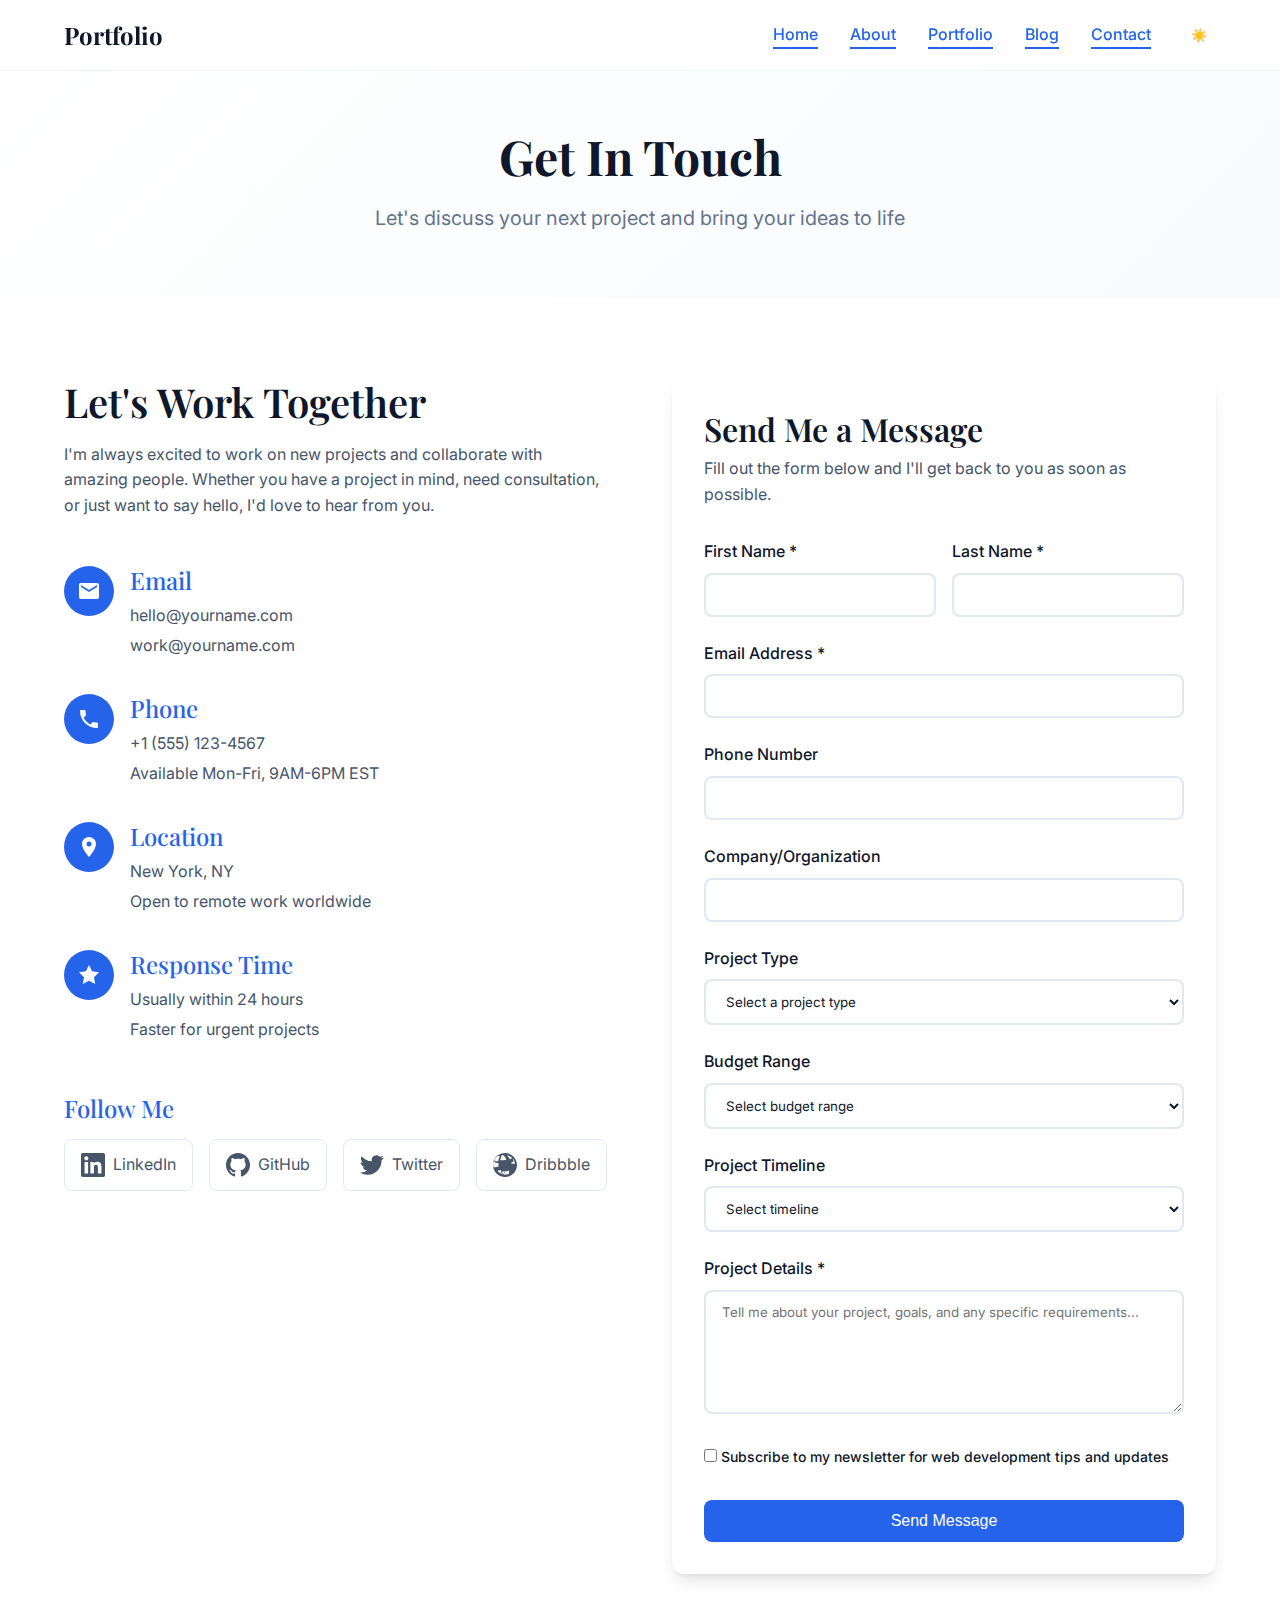
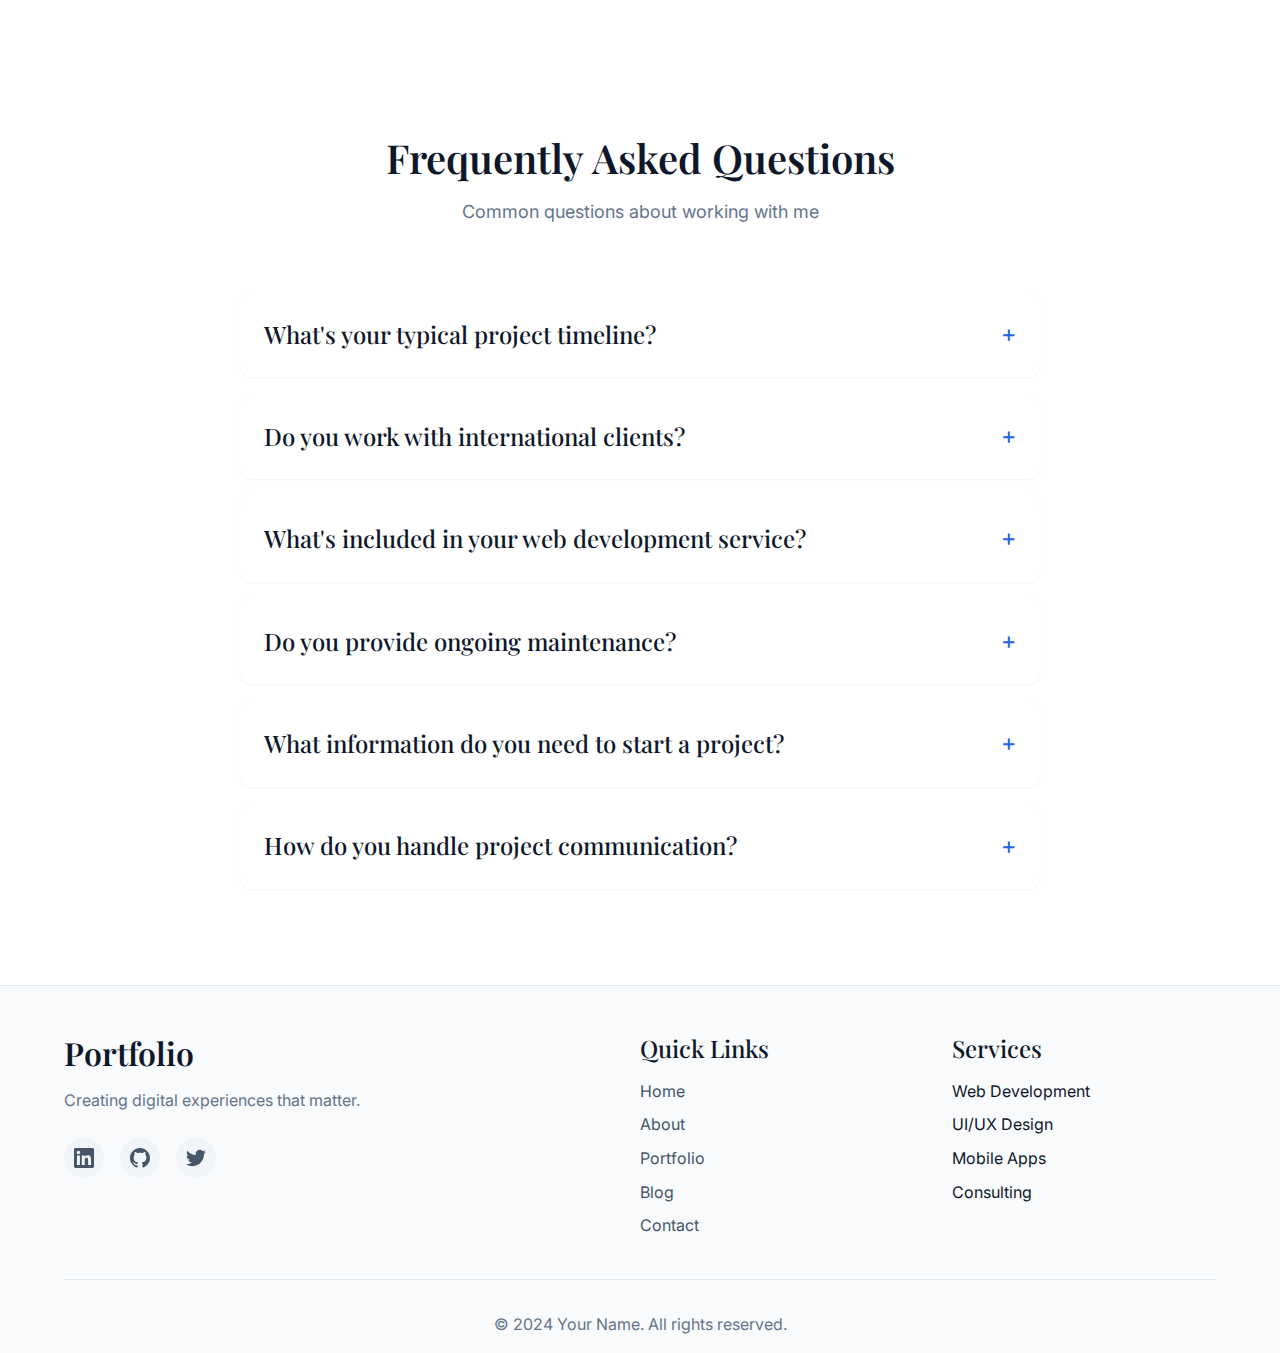
<file: portfolio.html/contact.html>
<!DOCTYPE html>
<html lang="en">
<head>
    <meta charset="UTF-8">
    <meta name="viewport" content="width=device-width, initial-scale=1.0">
    <meta name="description" content="Contact Me - Get in touch for project collaborations and inquiries">
    <meta name="keywords" content="contact, hire, freelance, web developer, collaboration">
    <title>Contact - Your Name Portfolio</title>
    
    <!-- Preconnect to Google Fonts -->
    <link rel="preconnect" href="https://fonts.googleapis.com">
    <link rel="preconnect" href="https://fonts.gstatic.com" crossorigin>
    <link href="https://fonts.googleapis.com/css2?family=Inter:wght@300;400;500;600;700&family=Playfair+Display:wght@400;500;600;700&display=swap" rel="stylesheet">
    
    <!-- CSS -->
    <link rel="stylesheet" href="css/style.css">
    
    <!-- Favicon -->
    <link rel="icon" type="image/x-icon" href="assets/favicon.ico">
</head>
<body>
    <!-- Navigation -->
    <nav class="navbar" id="navbar">
        <div class="nav-container">
            <div class="nav-logo">
                <a href="index.html">Portfolio</a>
            </div>
            <ul class="nav-menu" id="nav-menu">
                <li class="nav-item">
                    <a href="index.html" class="nav-link">Home</a>
                </li>
                <li class="nav-item">
                    <a href="about.html" class="nav-link">About</a>
                </li>
                <li class="nav-item">
                    <a href="portfolio.html" class="nav-link">Portfolio</a>
                </li>
                <li class="nav-item">
                    <a href="blog.html" class="nav-link">Blog</a>
                </li>
                <li class="nav-item">
                    <a href="contact.html" class="nav-link active">Contact</a>
                </li>
                <li class="nav-item">
                    <button class="theme-toggle" id="theme-toggle" aria-label="Toggle dark mode">
                        <span class="sun-icon">☀️</span>
                        <span class="moon-icon">🌙</span>
                    </button>
                </li>
            </ul>
            <div class="nav-toggle" id="nav-toggle">
                <span class="bar"></span>
                <span class="bar"></span>
                <span class="bar"></span>
            </div>
        </div>
    </nav>

    <!-- Page Header -->
    <section class="page-header">
        <div class="container">
            <h1>Get In Touch</h1>
            <p>Let's discuss your next project and bring your ideas to life</p>
        </div>
    </section>

    <!-- Contact Section -->
    <section class="contact-section">
        <div class="container">
            <div class="contact-content">
                <!-- Contact Info -->
                <div class="contact-info">
                    <div class="contact-intro">
                        <h2>Let's Work Together</h2>
                        <p>
                            I'm always excited to work on new projects and collaborate with amazing people. 
                            Whether you have a project in mind, need consultation, or just want to say hello, 
                            I'd love to hear from you.
                        </p>
                    </div>

                    <div class="contact-details">
                        <div class="contact-item">
                            <div class="contact-icon">
                                <svg width="24" height="24" viewBox="0 0 24 24" fill="currentColor">
                                    <path d="M20 4H4c-1.1 0-1.99.9-1.99 2L2 18c0 1.1.9 2 2 2h16c1.1 0 2-.9 2-2V6c0-1.1-.9-2-2-2zm0 4l-8 5-8-5V6l8 5 8-5v2z"/>
                                </svg>
                            </div>
                            <div class="contact-text">
                                <h4>Email</h4>
                                <p>hello@yourname.com</p>
                                <p>work@yourname.com</p>
                            </div>
                        </div>

                        <div class="contact-item">
                            <div class="contact-icon">
                                <svg width="24" height="24" viewBox="0 0 24 24" fill="currentColor">
                                    <path d="M6.62 10.79c1.44 2.83 3.76 5.14 6.59 6.59l2.2-2.2c.27-.27.67-.36 1.02-.24 1.12.37 2.33.57 3.57.57.55 0 1 .45 1 1V20c0 .55-.45 1-1 1-9.39 0-17-7.61-17-17 0-.55.45-1 1-1h3.5c.55 0 1 .45 1 1 0 1.25.2 2.45.57 3.57.11.35.03.74-.25 1.02l-2.2 2.2z"/>
                                </svg>
                            </div>
                            <div class="contact-text">
                                <h4>Phone</h4>
                                <p>+1 (555) 123-4567</p>
                                <p>Available Mon-Fri, 9AM-6PM EST</p>
                            </div>
                        </div>

                        <div class="contact-item">
                            <div class="contact-icon">
                                <svg width="24" height="24" viewBox="0 0 24 24" fill="currentColor">
                                    <path d="M12 2C8.13 2 5 5.13 5 9c0 5.25 7 13 7 13s7-7.75 7-13c0-3.87-3.13-7-7-7zm0 9.5c-1.38 0-2.5-1.12-2.5-2.5s1.12-2.5 2.5-2.5 2.5 1.12 2.5 2.5-1.12 2.5-2.5 2.5z"/>
                                </svg>
                            </div>
                            <div class="contact-text">
                                <h4>Location</h4>
                                <p>New York, NY</p>
                                <p>Open to remote work worldwide</p>
                            </div>
                        </div>

                        <div class="contact-item">
                            <div class="contact-icon">
                                <svg width="24" height="24" viewBox="0 0 24 24" fill="currentColor">
                                    <path d="M12 2l3.09 6.26L22 9.27l-5 4.87 1.18 6.88L12 17.77l-6.18 3.25L7 14.14 2 9.27l6.91-1.01L12 2z"/>
                                </svg>
                            </div>
                            <div class="contact-text">
                                <h4>Response Time</h4>
                                <p>Usually within 24 hours</p>
                                <p>Faster for urgent projects</p>
                            </div>
                        </div>
                    </div>

                    <div class="social-contact">
                        <h4>Follow Me</h4>
                        <div class="social-links">
                            <a href="#" aria-label="LinkedIn" class="social-link">
                                <svg width="24" height="24" viewBox="0 0 24 24" fill="currentColor">
                                    <path d="M20.447 20.452h-3.554v-5.569c0-1.328-.027-3.037-1.852-3.037-1.853 0-2.136 1.445-2.136 2.939v5.667H9.351V9h3.414v1.561h.046c.477-.9 1.637-1.85 3.37-1.85 3.601 0 4.267 2.37 4.267 5.455v6.286zM5.337 7.433c-1.144 0-2.063-.926-2.063-2.065 0-1.138.92-2.063 2.063-2.063 1.14 0 2.064.925 2.064 2.063 0 1.139-.925 2.065-2.064 2.065zm1.782 13.019H3.555V9h3.564v11.452zM22.225 0H1.771C.792 0 0 .774 0 1.729v20.542C0 23.227.792 24 1.771 24h20.451C23.2 24 24 23.227 24 22.271V1.729C24 .774 23.2 0 22.222 0h.003z"/>
                                </svg>
                                <span>LinkedIn</span>
                            </a>
                            <a href="#" aria-label="GitHub" class="social-link">
                                <svg width="24" height="24" viewBox="0 0 24 24" fill="currentColor">
                                    <path d="M12 0c-6.626 0-12 5.373-12 12 0 5.302 3.438 9.8 8.207 11.387.599.111.793-.261.793-.577v-2.234c-3.338.726-4.033-1.416-4.033-1.416-.546-1.387-1.333-1.756-1.333-1.756-1.089-.745.083-.729.083-.729 1.205.084 1.839 1.237 1.839 1.237 1.07 1.834 2.807 1.304 3.492.997.107-.775.418-1.305.762-1.604-2.665-.305-5.467-1.334-5.467-5.931 0-1.311.469-2.381 1.236-3.221-.124-.303-.535-1.524.117-3.176 0 0 1.008-.322 3.301 1.23.957-.266 1.983-.399 3.003-.404 1.02.005 2.047.138 3.006.404 2.291-1.552 3.297-1.23 3.297-1.23.653 1.653.242 2.874.118 3.176.77.84 1.235 1.911 1.235 3.221 0 4.609-2.807 5.624-5.479 5.921.43.372.823 1.102.823 2.222v3.293c0 .319.192.694.801.576 4.765-1.589 8.199-6.086 8.199-11.386 0-6.627-5.373-12-12-12z"/>
                                </svg>
                                <span>GitHub</span>
                            </a>
                            <a href="#" aria-label="Twitter" class="social-link">
                                <svg width="24" height="24" viewBox="0 0 24 24" fill="currentColor">
                                    <path d="M23.953 4.57a10 10 0 01-2.825.775 4.958 4.958 0 002.163-2.723c-.951.555-2.005.959-3.127 1.184a4.92 4.92 0 00-8.384 4.482C7.69 8.095 4.067 6.13 1.64 3.162a4.822 4.822 0 00-.666 2.475c0 1.71.87 3.213 2.188 4.096a4.904 4.904 0 01-2.228-.616v.06a4.923 4.923 0 003.946 4.827 4.996 4.996 0 01-2.212.085 4.936 4.936 0 004.604 3.417 9.867 9.867 0 01-6.102 2.105c-.39 0-.779-.023-1.17-.067a13.995 13.995 0 007.557 2.209c9.053 0 13.998-7.496 13.998-13.985 0-.21 0-.42-.015-.63A9.935 9.935 0 0024 4.59z"/>
                                </svg>
                                <span>Twitter</span>
                            </a>
                            <a href="#" aria-label="Dribbble" class="social-link">
                                <svg width="24" height="24" viewBox="0 0 24 24" fill="currentColor">
                                    <path d="M12 0C5.374 0 0 5.374 0 12s5.374 12 12 12 12-5.374 12-12S18.626 0 12 0zm7.568 5.302c1.4 1.5 2.252 3.5 2.273 5.698-.653-.126-1.542-.24-2.653-.24-.2 0-.402.008-.606.02-.1-.25-.2-.5-.31-.74l-.12-.28c1.164-.476 2.022-1.056 2.416-1.458zM12 2.151c2.75 0 5.25 1.1 7.07 2.88-.32.35-1.1.9-2.17 1.34-.9-1.65-1.97-3.02-3.14-4.05.41-.11.83-.17 1.24-.17zm-1.7.2c1.17 1.03 2.24 2.4 3.14 4.05-1.4.55-3.06.88-4.89.88-.44 0-.87-.02-1.29-.06.32-1.97.9-3.72 1.74-5.17.4.1.8.2 1.2.3zm-3.45.9c-.84 1.45-1.42 3.2-1.74 5.17-1.5-.15-2.87-.45-4.05-.88.9-2.1 2.4-3.8 4.3-4.9.5.2.99.4 1.49.61zm-5.3 6.1c1.18.43 2.55.73 4.05.88-.1.7-.15 1.42-.15 2.15 0 .35.01.7.03 1.04-1.7.2-3.2.6-4.4 1.1-.9-1.5-1.4-3.2-1.4-5.0 0-.4.03-.8.08-1.17.6-.07 1.22-.1 1.89-.1zm1.9 8.8c1.2-.5 2.7-.9 4.4-1.1.2 1.4.5 2.7.9 3.9-1.9-.7-3.5-2.0-4.6-3.7-.2-.4-.5-.7-.7-1.1zm6.5 4.2c-.4-1.2-.7-2.5-.9-3.9 1.4-.1 2.7-.4 3.9-.8-.7 1.9-2.1 3.4-3.9 4.2-.03.17-.07.33-.1.5zm5.1-1.4c-1.2.4-2.5.7-3.9.8.1-.7.15-1.42.15-2.15 0-.35-.01-.7-.03-1.04 1.7-.2 3.2-.6 4.4-1.1.2.4.3.8.4 1.2.1.4.1.8.1 1.2-.4.7-.8 1.3-1.17 2.05z"/>
                                </svg>
                                <span>Dribbble</span>
                            </a>
                        </div>
                    </div>
                </div>

                <!-- Contact Form -->
                <div class="contact-form-container">
                    <form class="contact-form" id="contact-form" action="https://formspree.io/f/your-form-id" method="POST">
                        <div class="form-header">
                            <h3>Send Me a Message</h3>
                            <p>Fill out the form below and I'll get back to you as soon as possible.</p>
                        </div>

                        <div class="form-row">
                            <div class="form-group">
                                <label for="firstName">First Name *</label>
                                <input type="text" id="firstName" name="firstName" required>
                            </div>
                            <div class="form-group">
                                <label for="lastName">Last Name *</label>
                                <input type="text" id="lastName" name="lastName" required>
                            </div>
                        </div>

                        <div class="form-group">
                            <label for="email">Email Address *</label>
                            <input type="email" id="email" name="email" required>
                        </div>

                        <div class="form-group">
                            <label for="phone">Phone Number</label>
                            <input type="tel" id="phone" name="phone">
                        </div>

                        <div class="form-group">
                            <label for="company">Company/Organization</label>
                            <input type="text" id="company" name="company">
                        </div>

                        <div class="form-group">
                            <label for="projectType">Project Type</label>
                            <select id="projectType" name="projectType">
                                <option value="">Select a project type</option>
                                <option value="website">Website Development</option>
                                <option value="webapp">Web Application</option>
                                <option value="mobile">Mobile App</option>
                                <option value="design">UI/UX Design</option>
                                <option value="consultation">Consultation</option>
                                <option value="other">Other</option>
                            </select>
                        </div>

                        <div class="form-group">
                            <label for="budget">Budget Range</label>
                            <select id="budget" name="budget">
                                <option value="">Select budget range</option>
                                <option value="under-5k">Under $5,000</option>
                                <option value="5k-10k">$5,000 - $10,000</option>
                                <option value="10k-25k">$10,000 - $25,000</option>
                                <option value="25k-50k">$25,000 - $50,000</option>
                                <option value="over-50k">Over $50,000</option>
                            </select>
                        </div>

                        <div class="form-group">
                            <label for="timeline">Project Timeline</label>
                            <select id="timeline" name="timeline">
                                <option value="">Select timeline</option>
                                <option value="asap">ASAP</option>
                                <option value="1-month">Within 1 month</option>
                                <option value="2-3-months">2-3 months</option>
                                <option value="3-6-months">3-6 months</option>
                                <option value="flexible">Flexible</option>
                            </select>
                        </div>

                        <div class="form-group">
                            <label for="message">Project Details *</label>
                            <textarea id="message" name="message" rows="6" placeholder="Tell me about your project, goals, and any specific requirements..." required></textarea>
                        </div>

                        <div class="form-group checkbox-group">
                            <label class="checkbox-label">
                                <input type="checkbox" name="newsletter" value="yes">
                                <span class="checkmark"></span>
                                Subscribe to my newsletter for web development tips and updates
                            </label>
                        </div>

                        <button type="submit" class="btn btn-primary submit-btn">
                            <span class="btn-text">Send Message</span>
                            <span class="btn-loading">Sending...</span>
                        </button>

                        <div class="form-message" id="form-message"></div>
                    </form>
                </div>
            </div>
        </div>
    </section>

    <!-- FAQ Section -->
    <section class="faq-section">
        <div class="container">
            <div class="section-header">
                <h2>Frequently Asked Questions</h2>
                <p>Common questions about working with me</p>
            </div>
            <div class="faq-grid">
                <div class="faq-item">
                    <div class="faq-question">
                        <h4>What's your typical project timeline?</h4>
                        <span class="faq-toggle">+</span>
                    </div>
                    <div class="faq-answer">
                        <p>Project timelines vary depending on complexity and scope. A simple website typically takes 2-4 weeks, while complex web applications can take 2-6 months. I'll provide a detailed timeline during our initial consultation.</p>
                    </div>
                </div>

                <div class="faq-item">
                    <div class="faq-question">
                        <h4>Do you work with international clients?</h4>
                        <span class="faq-toggle">+</span>
                    </div>
                    <div class="faq-answer">
                        <p>Yes! I work with clients worldwide. I'm experienced in remote collaboration and use various communication tools to ensure smooth project delivery regardless of time zones.</p>
                    </div>
                </div>

                <div class="faq-item">
                    <div class="faq-question">
                        <h4>What's included in your web development service?</h4>
                        <span class="faq-toggle">+</span>
                    </div>
                    <div class="faq-answer">
                        <p>My services include responsive design, modern development practices, SEO optimization, performance optimization, cross-browser compatibility, and post-launch support. I also provide training on content management if needed.</p>
                    </div>
                </div>

                <div class="faq-item">
                    <div class="faq-question">
                        <h4>Do you provide ongoing maintenance?</h4>
                        <span class="faq-toggle">+</span>
                    </div>
                    <div class="faq-answer">
                        <p>Yes, I offer ongoing maintenance packages that include security updates, content updates, performance monitoring, and technical support. We can discuss the best maintenance plan for your needs.</p>
                    </div>
                </div>

                <div class="faq-item">
                    <div class="faq-question">
                        <h4>What information do you need to start a project?</h4>
                        <span class="faq-toggle">+</span>
                    </div>
                    <div class="faq-answer">
                        <p>I'll need details about your project goals, target audience, preferred features, design preferences, timeline, and budget. Any existing brand materials or content would also be helpful.</p>
                    </div>
                </div>

                <div class="faq-item">
                    <div class="faq-question">
                        <h4>How do you handle project communication?</h4>
                        <span class="faq-toggle">+</span>
                    </div>
                    <div class="faq-answer">
                        <p>I believe in transparent communication. I provide regular updates via email, schedule weekly check-ins for larger projects, and use project management tools to track progress. You'll always know where your project stands.</p>
                    </div>
                </div>
            </div>
        </div>
    </section>

    <!-- Footer -->
    <footer class="footer">
        <div class="container">
            <div class="footer-content">
                <div class="footer-section">
                    <h3>Portfolio</h3>
                    <p>Creating digital experiences that matter.</p>
                    <div class="social-links">
                        <a href="#" aria-label="LinkedIn">
                            <svg width="20" height="20" viewBox="0 0 24 24" fill="currentColor">
                                <path d="M20.447 20.452h-3.554v-5.569c0-1.328-.027-3.037-1.852-3.037-1.853 0-2.136 1.445-2.136 2.939v5.667H9.351V9h3.414v1.561h.046c.477-.9 1.637-1.85 3.37-1.85 3.601 0 4.267 2.37 4.267 5.455v6.286zM5.337 7.433c-1.144 0-2.063-.926-2.063-2.065 0-1.138.92-2.063 2.063-2.063 1.14 0 2.064.925 2.064 2.063 0 1.139-.925 2.065-2.064 2.065zm1.782 13.019H3.555V9h3.564v11.452zM22.225 0H1.771C.792 0 0 .774 0 1.729v20.542C0 23.227.792 24 1.771 24h20.451C23.2 24 24 23.227 24 22.271V1.729C24 .774 23.2 0 22.222 0h.003z"/>
                            </svg>
                        </a>
                        <a href="#" aria-label="GitHub">
                            <svg width="20" height="20" viewBox="0 0 24 24" fill="currentColor">
                                <path d="M12 0c-6.626 0-12 5.373-12 12 0 5.302 3.438 9.8 8.207 11.387.599.111.793-.261.793-.577v-2.234c-3.338.726-4.033-1.416-4.033-1.416-.546-1.387-1.333-1.756-1.333-1.756-1.089-.745.083-.729.083-.729 1.205.084 1.839 1.237 1.839 1.237 1.07 1.834 2.807 1.304 3.492.997.107-.775.418-1.305.762-1.604-2.665-.305-5.467-1.334-5.467-5.931 0-1.311.469-2.381 1.236-3.221-.124-.303-.535-1.524.117-3.176 0 0 1.008-.322 3.301 1.23.957-.266 1.983-.399 3.003-.404 1.02.005 2.047.138 3.006.404 2.291-1.552 3.297-1.23 3.297-1.23.653 1.653.242 2.874.118 3.176.77.84 1.235 1.911 1.235 3.221 0 4.609-2.807 5.624-5.479 5.921.43.372.823 1.102.823 2.222v3.293c0 .319.192.694.801.576 4.765-1.589 8.199-6.086 8.199-11.386 0-6.627-5.373-12-12-12z"/>
                            </svg>
                        </a>
                        <a href="#" aria-label="Twitter">
                            <svg width="20" height="20" viewBox="0 0 24 24" fill="currentColor">
                                <path d="M23.953 4.57a10 10 0 01-2.825.775 4.958 4.958 0 002.163-2.723c-.951.555-2.005.959-3.127 1.184a4.92 4.92 0 00-8.384 4.482C7.69 8.095 4.067 6.13 1.64 3.162a4.822 4.822 0 00-.666 2.475c0 1.71.87 3.213 2.188 4.096a4.904 4.904 0 01-2.228-.616v.06a4.923 4.923 0 003.946 4.827 4.996 4.996 0 01-2.212.085 4.936 4.936 0 004.604 3.417 9.867 9.867 0 01-6.102 2.105c-.39 0-.779-.023-1.17-.067a13.995 13.995 0 007.557 2.209c9.053 0 13.998-7.496 13.998-13.985 0-.21 0-.42-.015-.63A9.935 9.935 0 0024 4.59z"/>
                            </svg>
                        </a>
                    </div>
                </div>
                <div class="footer-section">
                    <h4>Quick Links</h4>
                    <ul>
                        <li><a href="index.html">Home</a></li>
                        <li><a href="about.html">About</a></li>
                        <li><a href="portfolio.html">Portfolio</a></li>
                        <li><a href="blog.html">Blog</a></li>
                        <li><a href="contact.html">Contact</a></li>
                    </ul>
                </div>
                <div class="footer-section">
                    <h4>Services</h4>
                    <ul>
                        <li>Web Development</li>
                        <li>UI/UX Design</li>
                        <li>Mobile Apps</li>
                        <li>Consulting</li>
                    </ul>
                </div>
            </div>
            <div class="footer-bottom">
                <p>&copy; 2024 Your Name. All rights reserved.</p>
            </div>
        </div>
    </footer>

    <!-- JavaScript -->
    <script src="js/script.js"></script>
</body>
</html>
</file>
<file: portfolio.html/css/style.css>
/* ===== CSS VARIABLES ===== */
:root {
  /* Colors - Light Theme */
  --primary-color: #2563eb;
  --primary-dark: #1d4ed8;
  --primary-light: #3b82f6;
  --secondary-color: #64748b;
  --accent-color: #f59e0b;
  
  /* Background Colors */
  --bg-primary: #ffffff;
  --bg-secondary: #f8fafc;
  --bg-tertiary: #f1f5f9;
  --bg-card: #ffffff;
  
  /* Text Colors */
  --text-primary: #0f172a;
  --text-secondary: #475569;
  --text-muted: #64748b;
  --text-light: #94a3b8;
  
  /* Border Colors */
  --border-color: #e2e8f0;
  --border-light: #f1f5f9;
  
  /* Shadow */
  --shadow-sm: 0 1px 2px 0 rgb(0 0 0 / 0.05);
  --shadow-md: 0 4px 6px -1px rgb(0 0 0 / 0.1), 0 2px 4px -2px rgb(0 0 0 / 0.1);
  --shadow-lg: 0 10px 15px -3px rgb(0 0 0 / 0.1), 0 4px 6px -4px rgb(0 0 0 / 0.1);
  --shadow-xl: 0 20px 25px -5px rgb(0 0 0 / 0.1), 0 8px 10px -6px rgb(0 0 0 / 0.1);
  
  /* Typography */
  --font-primary: 'Inter', -apple-system, BlinkMacSystemFont, 'Segoe UI', Roboto, sans-serif;
  --font-heading: 'Playfair Display', Georgia, serif;
  
  /* Spacing */
  --container-max-width: 1200px;
  --section-padding: 5rem 0;
  --section-padding-sm: 3rem 0;
  
  /* Transitions */
  --transition-fast: 0.15s ease;
  --transition-normal: 0.3s ease;
  --transition-slow: 0.5s ease;
  
  /* Border Radius */
  --radius-sm: 0.375rem;
  --radius-md: 0.5rem;
  --radius-lg: 0.75rem;
  --radius-xl: 1rem;
}

/* Dark Theme Variables */
[data-theme="dark"] {
  --bg-primary: #0f172a;
  --bg-secondary: #1e293b;
  --bg-tertiary: #334155;
  --bg-card: #1e293b;
  
  --text-primary: #f8fafc;
  --text-secondary: #cbd5e1;
  --text-muted: #94a3b8;
  --text-light: #64748b;
  
  --border-color: #334155;
  --border-light: #475569;
  
  --shadow-sm: 0 1px 2px 0 rgb(0 0 0 / 0.3);
  --shadow-md: 0 4px 6px -1px rgb(0 0 0 / 0.3), 0 2px 4px -2px rgb(0 0 0 / 0.3);
  --shadow-lg: 0 10px 15px -3px rgb(0 0 0 / 0.3), 0 4px 6px -4px rgb(0 0 0 / 0.3);
  --shadow-xl: 0 20px 25px -5px rgb(0 0 0 / 0.3), 0 8px 10px -6px rgb(0 0 0 / 0.3);
}

/* ===== RESET & BASE STYLES ===== */
* {
  margin: 0;
  padding: 0;
  box-sizing: border-box;
}

html {
  scroll-behavior: smooth;
  font-size: 16px;
}

body {
  font-family: var(--font-primary);
  line-height: 1.6;
  color: var(--text-primary);
  background-color: var(--bg-primary);
  transition: background-color var(--transition-normal), color var(--transition-normal);
}

/* ===== TYPOGRAPHY ===== */
h1, h2, h3, h4, h5, h6 {
  font-family: var(--font-heading);
  line-height: 1.2;
  margin-bottom: 1rem;
  color: var(--text-primary);
}

h1 { font-size: 3.5rem; font-weight: 700; }
h2 { font-size: 2.5rem; font-weight: 600; }
h3 { font-size: 2rem; font-weight: 600; }
h4 { font-size: 1.5rem; font-weight: 500; }
h5 { font-size: 1.25rem; font-weight: 500; }
h6 { font-size: 1.125rem; font-weight: 500; }

p {
  margin-bottom: 1rem;
  color: var(--text-secondary);
}

.lead {
  font-size: 1.25rem;
  font-weight: 400;
  color: var(--text-secondary);
}

/* ===== UTILITY CLASSES ===== */
.container {
  max-width: var(--container-max-width);
  margin: 0 auto;
  padding: 0 1.5rem;
}

.section-header {
  text-align: center;
  margin-bottom: 4rem;
}

.section-header h2 {
  margin-bottom: 1rem;
}

.section-header p {
  font-size: 1.125rem;
  color: var(--text-muted);
  max-width: 600px;
  margin: 0 auto;
}

.highlight {
  color: var(--primary-color);
}

/* ===== BUTTONS ===== */
.btn {
  display: inline-flex;
  align-items: center;
  justify-content: center;
  padding: 0.75rem 1.5rem;
  font-size: 1rem;
  font-weight: 500;
  text-decoration: none;
  border: none;
  border-radius: var(--radius-md);
  cursor: pointer;
  transition: all var(--transition-normal);
  position: relative;
  overflow: hidden;
}

.btn-primary {
  background-color: var(--primary-color);
  color: white;
}

.btn-primary:hover {
  background-color: var(--primary-dark);
  transform: translateY(-2px);
  box-shadow: var(--shadow-lg);
}

.btn-secondary {
  background-color: transparent;
  color: var(--text-primary);
  border: 2px solid var(--border-color);
}

.btn-secondary:hover {
  background-color: var(--bg-tertiary);
  border-color: var(--primary-color);
  color: var(--primary-color);
}

.btn-outline {
  background-color: transparent;
  color: var(--primary-color);
  border: 2px solid var(--primary-color);
}

.btn-outline:hover {
  background-color: var(--primary-color);
  color: white;
}

/* ===== NAVIGATION ===== */
.navbar {
  position: fixed;
  top: 0;
  left: 0;
  right: 0;
  background-color: rgba(255, 255, 255, 0.95);
  backdrop-filter: blur(10px);
  border-bottom: 1px solid var(--border-light);
  z-index: 1000;
  transition: all var(--transition-normal);
}

[data-theme="dark"] .navbar {
  background-color: rgba(15, 23, 42, 0.95);
}

.nav-container {
  max-width: var(--container-max-width);
  margin: 0 auto;
  padding: 0 1.5rem;
  display: flex;
  align-items: center;
  justify-content: space-between;
  height: 70px;
}

.nav-logo a {
  font-family: var(--font-heading);
  font-size: 1.5rem;
  font-weight: 700;
  color: var(--text-primary);
  text-decoration: none;
}

.nav-menu {
  display: flex;
  align-items: center;
  list-style: none;
  gap: 2rem;
}

.nav-link {
  color: var(--text-secondary);
  text-decoration: none;
  font-weight: 500;
  transition: color var(--transition-fast);
  position: relative;
}

.nav-link:hover,
.nav-link.active {
  color: var(--primary-color);
}

.nav-link::after {
  content: '';
  position: absolute;
  bottom: -5px;
  left: 0;
  width: 0;
  height: 2px;
  background-color: var(--primary-color);
  transition: width var(--transition-normal);
}

.nav-link:hover::after,
.nav-link.active::after {
  width: 100%;
}

/* Theme Toggle */
.theme-toggle {
  background: none;
  border: none;
  cursor: pointer;
  padding: 0.5rem;
  border-radius: var(--radius-md);
  transition: background-color var(--transition-fast);
}

.theme-toggle:hover {
  background-color: var(--bg-tertiary);
}

.theme-toggle .sun-icon {
  display: block;
}

.theme-toggle .moon-icon {
  display: none;
}

[data-theme="dark"] .theme-toggle .sun-icon {
  display: none;
}

[data-theme="dark"] .theme-toggle .moon-icon {
  display: block;
}

/* Mobile Navigation */
.nav-toggle {
  display: none;
  flex-direction: column;
  cursor: pointer;
  padding: 0.5rem;
}

.nav-toggle .bar {
  width: 25px;
  height: 3px;
  background-color: var(--text-primary);
  margin: 3px 0;
  transition: 0.3s;
  border-radius: 2px;
}

/* ===== HERO SECTION ===== */
.hero {
  padding: 8rem 0 6rem;
  min-height: 100vh;
  display: flex;
  align-items: center;
  background: linear-gradient(135deg, var(--bg-primary) 0%, var(--bg-secondary) 100%);
}

.hero-container {
  max-width: var(--container-max-width);
  margin: 0 auto;
  padding: 0 1.5rem;
}

.hero-content {
  display: grid;
  grid-template-columns: 1fr 1fr;
  gap: 4rem;
  align-items: center;
}

.hero-title {
  font-size: 4rem;
  margin-bottom: 1.5rem;
  line-height: 1.1;
}

.hero-tagline {
  font-size: 1.5rem;
  color: var(--text-muted);
  margin-bottom: 1.5rem;
}

.hero-description {
  font-size: 1.125rem;
  color: var(--text-secondary);
  margin-bottom: 2.5rem;
  max-width: 500px;
}

.hero-buttons {
  display: flex;
  gap: 1rem;
  flex-wrap: wrap;
}

.hero-image {
  display: flex;
  justify-content: center;
  align-items: center;
}

.profile-image-container {
  position: relative;
  width: 350px;
  height: 350px;
}

.profile-image {
  width: 100%;
  height: 100%;
  object-fit: cover;
  border-radius: 50%;
  border: 4px solid var(--primary-color);
  box-shadow: var(--shadow-xl);
}

.profile-decoration {
  position: absolute;
  top: -20px;
  right: -20px;
  width: 100px;
  height: 100px;
  background: linear-gradient(45deg, var(--primary-color), var(--accent-color));
  border-radius: 50%;
  opacity: 0.1;
  animation: float 6s ease-in-out infinite;
}

@keyframes float {
  0%, 100% { transform: translateY(0px); }
  50% { transform: translateY(-20px); }
}

.scroll-indicator {
  text-align: center;
  margin-top: 4rem;
  color: var(--text-muted);
}

.scroll-arrow {
  font-size: 1.5rem;
  animation: bounce 2s infinite;
}

@keyframes bounce {
  0%, 20%, 50%, 80%, 100% { transform: translateY(0); }
  40% { transform: translateY(-10px); }
  60% { transform: translateY(-5px); }
}

/* ===== PAGE HEADER ===== */
.page-header {
  padding: 8rem 0 4rem;
  text-align: center;
  background: linear-gradient(135deg, var(--bg-primary) 0%, var(--bg-secondary) 100%);
}

.page-header h1 {
  font-size: 3rem;
  margin-bottom: 1rem;
}

.page-header p {
  font-size: 1.25rem;
  color: var(--text-muted);
  max-width: 600px;
  margin: 0 auto;
}

/* ===== SECTIONS ===== */
.quick-about,
.featured-projects,
.testimonials,
.skills-section,
.experience-section,
.education-section,
.fun-facts,
.portfolio-grid,
.blog-posts,
.contact-section,
.faq-section {
  padding: var(--section-padding);
}

/* Quick About Section */
.quick-about-content {
  display: grid;
  grid-template-columns: 2fr 1fr;
  gap: 4rem;
  align-items: center;
}

.about-text p {
  font-size: 1.125rem;
  margin-bottom: 2rem;
}

.skills-preview {
  display: flex;
  flex-direction: column;
  gap: 1.5rem;
}

.skill-item {
  display: flex;
  align-items: center;
  gap: 1rem;
  padding: 1rem;
  background-color: var(--bg-card);
  border-radius: var(--radius-lg);
  box-shadow: var(--shadow-sm);
  transition: transform var(--transition-normal);
}

.skill-item:hover {
  transform: translateY(-2px);
}

.skill-icon {
  font-size: 2rem;
}

.skill-name {
  font-weight: 500;
  color: var(--text-primary);
}

/* Featured Projects */
.projects-grid {
  display: grid;
  grid-template-columns: repeat(auto-fit, minmax(350px, 1fr));
  gap: 2rem;
}

.project-card {
  background-color: var(--bg-card);
  border-radius: var(--radius-lg);
  overflow: hidden;
  box-shadow: var(--shadow-md);
  transition: transform var(--transition-normal), box-shadow var(--transition-normal);
}

.project-card:hover {
  transform: translateY(-5px);
  box-shadow: var(--shadow-xl);
}

.project-image {
  position: relative;
  height: 250px;
  overflow: hidden;
}

.project-image img {
  width: 100%;
  height: 100%;
  object-fit: cover;
  transition: transform var(--transition-slow);
}

.project-card:hover .project-image img {
  transform: scale(1.05);
}

.project-overlay {
  position: absolute;
  top: 0;
  left: 0;
  right: 0;
  bottom: 0;
  background: rgba(0, 0, 0, 0.7);
  display: flex;
  align-items: center;
  justify-content: center;
  opacity: 0;
  transition: opacity var(--transition-normal);
}

.project-card:hover .project-overlay {
  opacity: 1;
}

.project-link {
  color: white;
  text-decoration: none;
  padding: 0.75rem 1.5rem;
  background-color: var(--primary-color);
  border-radius: var(--radius-md);
  font-weight: 500;
  transition: background-color var(--transition-fast);
}

.project-link:hover {
  background-color: var(--primary-dark);
}

.project-info {
  padding: 1.5rem;
}

.project-info h3 {
  margin-bottom: 0.5rem;
  font-size: 1.25rem;
}

.project-info p {
  color: var(--text-muted);
  margin-bottom: 1rem;
}

.project-tech {
  display: flex;
  flex-wrap: wrap;
  gap: 0.5rem;
}

.tech-tag {
  padding: 0.25rem 0.75rem;
  background-color: var(--bg-tertiary);
  color: var(--text-secondary);
  border-radius: var(--radius-sm);
  font-size: 0.875rem;
  font-weight: 500;
}

/* Testimonials */
.testimonials {
  background-color: var(--bg-secondary);
}

.testimonials-grid {
  display: grid;
  grid-template-columns: repeat(auto-fit, minmax(300px, 1fr));
  gap: 2rem;
}

.testimonial-card {
  background-color: var(--bg-card);
  padding: 2rem;
  border-radius: var(--radius-lg);
  box-shadow: var(--shadow-md);
}

.testimonial-content p {
  font-style: italic;
  font-size: 1.125rem;
  margin-bottom: 1.5rem;
  color: var(--text-secondary);
}

.testimonial-author {
  display: flex;
  align-items: center;
  gap: 1rem;
}

.testimonial-author img {
  width: 50px;
  height: 50px;
  border-radius: 50%;
  object-fit: cover;
}

.author-info h4 {
  margin-bottom: 0.25rem;
  font-size: 1rem;
}

.author-info span {
  color: var(--text-muted);
  font-size: 0.875rem;
}

/* CTA Section */
.cta-section {
  background: linear-gradient(135deg, var(--primary-color) 0%, var(--primary-dark) 100%);
  color: white;
  text-align: center;
}

.cta-content h2 {
  color: white;
  margin-bottom: 1rem;
}

.cta-content p {
  color: rgba(255, 255, 255, 0.9);
  font-size: 1.125rem;
  margin-bottom: 2rem;
}

.cta-buttons {
  display: flex;
  gap: 1rem;
  justify-content: center;
  flex-wrap: wrap;
}

.cta-section .btn-primary {
  background-color: white;
  color: var(--primary-color);
}

.cta-section .btn-primary:hover {
  background-color: var(--bg-tertiary);
}

.cta-section .btn-secondary {
  border-color: white;
  color: white;
}

.cta-section .btn-secondary:hover {
  background-color: white;
  color: var(--primary-color);
}

/* About Page Styles */
.about-content {
  padding: var(--section-padding);
}

.about-intro {
  display: grid;
  grid-template-columns: 2fr 1fr;
  gap: 4rem;
  align-items: center;
  margin-bottom: 4rem;
}

.about-image img {
  width: 100%;
  height: 400px;
  object-fit: cover;
  border-radius: var(--radius-lg);
  box-shadow: var(--shadow-lg);
}

/* Skills Section */
.skills-grid {
  display: grid;
  grid-template-columns: repeat(auto-fit, minmax(300px, 1fr));
  gap: 2rem;
}

.skill-category {
  background-color: var(--bg-card);
  padding: 2rem;
  border-radius: var(--radius-lg);
  box-shadow: var(--shadow-md);
}

.skill-category h3 {
  margin-bottom: 1.5rem;
  color: var(--primary-color);
}

.skills-list {
  display: flex;
  flex-direction: column;
  gap: 1rem;
}

.skills-list .skill-item {
  flex-direction: column;
  align-items: stretch;
  padding: 0;
  background: none;
  box-shadow: none;
}

.skill-name {
  margin-bottom: 0.5rem;
}

.skill-bar {
  width: 100%;
  height: 8px;
  background-color: var(--bg-tertiary);
  border-radius: var(--radius-sm);
  overflow: hidden;
}

.skill-progress {
  height: 100%;
  background: linear-gradient(90deg, var(--primary-color), var(--primary-light));
  border-radius: var(--radius-sm);
  transition: width 1s ease-in-out;
  width: 0;
}

/* Timeline */
.timeline {
  position: relative;
  max-width: 800px;
  margin: 0 auto;
}

.timeline::before {
  content: '';
  position: absolute;
  left: 50%;
  top: 0;
  bottom: 0;
  width: 2px;
  background-color: var(--border-color);
  transform: translateX(-50%);
}

.timeline-item {
  position: relative;
  margin-bottom: 3rem;
  display: flex;
  align-items: center;
}

.timeline-item:nth-child(odd) {
  flex-direction: row-reverse;
}

.timeline-date {
  flex: 0 0 150px;
  text-align: center;
  font-weight: 600;
  color: var(--primary-color);
  background-color: var(--bg-card);
  padding: 0.5rem 1rem;
  border-radius: var(--radius-md);
  box-shadow: var(--shadow-sm);
}

.timeline-content {
  flex: 1;
  background-color: var(--bg-card);
  padding: 2rem;
  border-radius: var(--radius-lg);
  box-shadow: var(--shadow-md);
  margin: 0 2rem;
}

.timeline-content h3 {
  color: var(--primary-color);
  margin-bottom: 0.5rem;
}

.timeline-content h4 {
  color: var(--text-muted);
  font-size: 1rem;
  margin-bottom: 1rem;
}

.timeline-content ul {
  margin-top: 1rem;
  padding-left: 1.5rem;
}

.timeline-content li {
  margin-bottom: 0.5rem;
  color: var(--text-secondary);
}

/* Education Grid */
.education-grid {
  display: grid;
  grid-template-columns: repeat(auto-fit, minmax(300px, 1fr));
  gap: 2rem;
}

.education-item {
  background-color: var(--bg-card);
  padding: 2rem;
  border-radius: var(--radius-lg);
  box-shadow: var(--shadow-md);
  text-align: center;
  transition: transform var(--transition-normal);
}

.education-item:hover {
  transform: translateY(-5px);
}

.education-icon {
  font-size: 3rem;
  margin-bottom: 1rem;
}

.education-date {
  color: var(--primary-color);
  font-weight: 600;
  font-size: 0.875rem;
}

/* Fun Facts */
.facts-grid {
  display: grid;
  grid-template-columns: repeat(auto-fit, minmax(200px, 1fr));
  gap: 2rem;
}

.fact-item {
  text-align: center;
  padding: 2rem;
  background-color: var(--bg-card);
  border-radius: var(--radius-lg);
  box-shadow: var(--shadow-md);
  transition: transform var(--transition-normal);
}

.fact-item:hover {
  transform: translateY(-5px);
}

.fact-icon {
  font-size: 3rem;
  margin-bottom: 1rem;
}

.fact-number {
  font-size: 2.5rem;
  font-weight: 700;
  color: var(--primary-color);
  margin-bottom: 0.5rem;
}

.fact-label {
  color: var(--text-muted);
  font-weight: 500;
}

/* Portfolio Page Styles */
.portfolio-filter {
  padding: 2rem 0;
  background-color: var(--bg-secondary);
}

.filter-buttons {
  display: flex;
  justify-content: center;
  gap: 1rem;
  flex-wrap: wrap;
}

.filter-btn {
  padding: 0.75rem 1.5rem;
  background-color: var(--bg-card);
  color: var(--text-secondary);
  border: none;
  border-radius: var(--radius-md);
  cursor: pointer;
  transition: all var(--transition-normal);
  font-weight: 500;
}

.filter-btn:hover,
.filter-btn.active {
  background-color: var(--primary-color);
  color: white;
}

.projects-container {
  display: grid;
  grid-template-columns: repeat(auto-fit, minmax(350px, 1fr));
  gap: 2rem;
}

.project-item {
  transition: opacity var(--transition-normal), transform var(--transition-normal);
}

.project-item.hidden {
  opacity: 0;
  transform: scale(0.8);
  pointer-events: none;
}

.project-actions {
  display: flex;
  gap: 1rem;
}

.project-actions a {
  display: flex;
  align-items: center;
  justify-content: center;
  width: 40px;
  height: 40px;
  background-color: var(--primary-color);
  color: white;
  border-radius: 50%;
  transition: background-color var(--transition-fast);
}

.project-actions a:hover {
  background-color: var(--primary-dark);
}

/* Project Modal */
.project-modal {
  position: fixed;
  top: 0;
  left: 0;
  right: 0;
  bottom: 0;
  z-index: 2000;
  display: none;
}

.project-modal.active {
  display: block;
}

.modal-overlay {
  position: absolute;
  top: 0;
  left: 0;
  right: 0;
  bottom: 0;
  background-color: rgba(0, 0, 0, 0.8);
  backdrop-filter: blur(5px);
}

.modal-content {
  position: absolute;
  top: 50%;
  left: 50%;
  transform: translate(-50%, -50%);
  background-color: var(--bg-card);
  border-radius: var(--radius-lg);
  max-width: 900px;
  width: 90%;
  max-height: 90vh;
  overflow-y: auto;
  box-shadow: var(--shadow-xl);
}

.modal-close {
  position: absolute;
  top: 1rem;
  right: 1rem;
  background: none;
  border: none;
  font-size: 2rem;
  cursor: pointer;
  color: var(--text-muted);
  z-index: 1;
}

.modal-body {
  padding: 2rem;
}

.modal-image img {
  width: 100%;
  height: 300px;
  object-fit: cover;
  border-radius: var(--radius-md);
  margin-bottom: 2rem;
}

.modal-details {
  display: grid;
  grid-template-columns: repeat(auto-fit, minmax(200px, 1fr));
  gap: 1rem;
  margin: 2rem 0;
}

.detail-item h4 {
  margin-bottom: 0.5rem;
  color: var(--primary-color);
}

.tech-list {
  display: flex;
  flex-wrap: wrap;
  gap: 0.5rem;
}

.modal-features ul {
  padding-left: 1.5rem;
}

.modal-features li {
  margin-bottom: 0.5rem;
  color: var(--text-secondary);
}

.modal-actions {
  display: flex;
  gap: 1rem;
  margin-top: 2rem;
}

/* Blog Page Styles */
.blog-categories {
  padding: 2rem 0;
  background-color: var(--bg-secondary);
}

.category-buttons {
  display: flex;
  justify-content: center;
  gap: 1rem;
  flex-wrap: wrap;
}

.category-btn {
  padding: 0.75rem 1.5rem;
  background-color: var(--bg-card);
  color: var(--text-secondary);
  border: none;
  border-radius: var(--radius-md);
  cursor: pointer;
  transition: all var(--transition-normal);
  font-weight: 500;
}

.category-btn:hover,
.category-btn.active {
  background-color: var(--primary-color);
  color: white;
}

.featured-post {
  padding: 3rem 0;
}

.featured-article {
  display: grid;
  grid-template-columns: 1fr 1fr;
  gap: 3rem;
  align-items: center;
  background-color: var(--bg-card);
  border-radius: var(--radius-lg);
  overflow: hidden;
  box-shadow: var(--shadow-lg);
}

.featured-image {
  position: relative;
  height: 400px;
}

.featured-image img {
  width: 100%;
  height: 100%;
  object-fit: cover;
}

.featured-badge {
  position: absolute;
  top: 1rem;
  left: 1rem;
  background-color: var(--accent-color);
  color: white;
  padding: 0.5rem 1rem;
  border-radius: var(--radius-md);
  font-weight: 600;
  font-size: 0.875rem;
}

.featured-content {
  padding: 2rem;
}

.post-meta {
  display: flex;
  gap: 1rem;
  margin-bottom: 1rem;
  font-size: 0.875rem;
}

.post-category {
  color: var(--primary-color);
  font-weight: 600;
}

.post-date,
.read-time {
  color: var(--text-muted);
}

.read-more-btn {
  color: var(--primary-color);
  text-decoration: none;
  font-weight: 600;
  transition: color var(--transition-fast);
}

.read-more-btn:hover {
  color: var(--primary-dark);
}

.posts-grid {
  display: grid;
  grid-template-columns: repeat(auto-fit, minmax(350px, 1fr));
  gap: 2rem;
}

.blog-card {
  background-color: var(--bg-card);
  border-radius: var(--radius-lg);
  overflow: hidden;
  box-shadow: var(--shadow-md);
  transition: transform var(--transition-normal), box-shadow var(--transition-normal);
}

.blog-card:hover {
  transform: translateY(-5px);
  box-shadow: var(--shadow-xl);
}

.blog-image {
  position: relative;
  height: 200px;
  overflow: hidden;
}

.blog-image img {
  width: 100%;
  height: 100%;
  object-fit: cover;
  transition: transform var(--transition-slow);
}

.blog-card:hover .blog-image img {
  transform: scale(1.05);
}

.blog-overlay {
  position: absolute;
  top: 0;
  left: 0;
  right: 0;
  bottom: 0;
  background: rgba(0, 0, 0, 0.7);
  display: flex;
  align-items: center;
  justify-content: center;
  opacity: 0;
  transition: opacity var(--transition-normal);
}

.blog-card:hover .blog-overlay {
  opacity: 1;
}

.read-link {
  color: white;
  text-decoration: none;
  padding: 0.75rem 1.5rem;
  background-color: var(--primary-color);
  border-radius: var(--radius-md);
  font-weight: 500;
  transition: background-color var(--transition-fast);
}

.read-link:hover {
  background-color: var(--primary-dark);
}

.blog-content {
  padding: 1.5rem;
}

.blog-tags {
  display: flex;
  flex-wrap: wrap;
  gap: 0.5rem;
  margin-top: 1rem;
}

.tag {
  padding: 0.25rem 0.75rem;
  background-color: var(--bg-tertiary);
  color: var(--text-secondary);
  border-radius: var(--radius-sm);
  font-size: 0.75rem;
  font-weight: 500;
}

.load-more-section {
  text-align: center;
  margin-top: 3rem;
}

.newsletter-section {
  background-color: var(--bg-secondary);
  padding: 4rem 0;
}

.newsletter-content {
  display: grid;
  grid-template-columns: 1fr 1fr;
  gap: 3rem;
  align-items: center;
}

.newsletter-form {
  max-width: 400px;
}

.newsletter-form .form-group {
  display: flex;
  gap: 1rem;
}

.newsletter-form input {
  flex: 1;
  padding: 0.75rem 1rem;
  border: 2px solid var(--border-color);
  border-radius: var(--radius-md);
  background-color: var(--bg-card);
  color: var(--text-primary);
  transition: border-color var(--transition-fast);
}

.newsletter-form input:focus {
  outline: none;
  border-color: var(--primary-color);
}

.newsletter-note {
  font-size: 0.875rem;
  color: var(--text-muted);
  margin-top: 0.5rem;
}

.popular-tags {
  padding: 3rem 0;
  text-align: center;
}

.tags-cloud {
  display: flex;
  flex-wrap: wrap;
  justify-content: center;
  gap: 1rem;
  margin-top: 2rem;
}

.tag-link {
  padding: 0.5rem 1rem;
  background-color: var(--bg-card);
  color: var(--text-secondary);
  text-decoration: none;
  border-radius: var(--radius-md);
  border: 1px solid var(--border-color);
  transition: all var(--transition-normal);
  font-size: 0.875rem;
}

.tag-link:hover {
  background-color: var(--primary-color);
  color: white;
  border-color: var(--primary-color);
}

/* Contact Page Styles */
.contact-content {
  display: grid;
  grid-template-columns: 1fr 1fr;
  gap: 4rem;
}

.contact-intro {
  margin-bottom: 3rem;
}

.contact-details {
  display: flex;
  flex-direction: column;
  gap: 2rem;
  margin-bottom: 3rem;
}

.contact-item {
  display: flex;
  align-items: flex-start;
  gap: 1rem;
}

.contact-icon {
  flex-shrink: 0;
  width: 50px;
  height: 50px;
  background-color: var(--primary-color);
  color: white;
  border-radius: 50%;
  display: flex;
  align-items: center;
  justify-content: center;
}

.contact-text h4 {
  margin-bottom: 0.5rem;
  color: var(--primary-color);
}

.contact-text p {
  margin-bottom: 0.25rem;
  color: var(--text-secondary);
}

.social-contact h4 {
  margin-bottom: 1rem;
  color: var(--primary-color);
}

.social-links {
  display: flex;
  gap: 1rem;
}

.social-link {
  display: flex;
  align-items: center;
  gap: 0.5rem;
  padding: 0.75rem 1rem;
  background-color: var(--bg-card);
  color: var(--text-secondary);
  text-decoration: none;
  border-radius: var(--radius-md);
  border: 1px solid var(--border-color);
  transition: all var(--transition-normal);
}

.social-link:hover {
  background-color: var(--primary-color);
  color: white;
  border-color: var(--primary-color);
}

/* Contact Form */
.contact-form-container {
  background-color: var(--bg-card);
  padding: 2rem;
  border-radius: var(--radius-lg);
  box-shadow: var(--shadow-lg);
}

.form-header {
  margin-bottom: 2rem;
}

.form-header h3 {
  margin-bottom: 0.5rem;
}

.form-row {
  display: grid;
  grid-template-columns: 1fr 1fr;
  gap: 1rem;
}

.form-group {
  margin-bottom: 1.5rem;
}

.form-group label {
  display: block;
  margin-bottom: 0.5rem;
  font-weight: 500;
  color: var(--text-primary);
}

.form-group input,
.form-group select,
.form-group textarea {
  width: 100%;
  padding: 0.75rem 1rem;
  border: 2px solid var(--border-color);
  border-radius: var(--radius-md);
  background-color: var(--bg-primary);
  color: var(--text-primary);
  font-family: inherit;
  transition: border-color var(--transition-fast);
}

.form-group input:focus,
.form-group select:focus,
.form-group textarea:focus {
  outline: none;
  border-color: var(--primary-color);
}

.checkbox-group {
  display: flex;
  align-items: center;
  gap: 0.75rem;
}

.checkbox-label {
  display: flex;
  align-items: center;
  gap: 0.5rem;
  cursor: pointer;
  font-size: 0.875rem;
}

.checkbox-label input[type="checkbox"] {
  width: auto;
  margin: 0;
}

.submit-btn {
  width: 100%;
  position: relative;
}

.btn-loading {
  display: none;
}

.submit-btn.loading .btn-text {
  display: none;
}

.submit-btn.loading .btn-loading {
  display: block;
}

.form-message {
  margin-top: 1rem;
  padding: 1rem;
  border-radius: var(--radius-md);
  display: none;
}

.form-message.success {
  background-color: #d1fae5;
  color: #065f46;
  border: 1px solid #a7f3d0;
}

.form-message.error {
  background-color: #fee2e2;
  color: #991b1b;
  border: 1px solid #fca5a5;
}

/* FAQ Section */
.faq-grid {
  max-width: 800px;
  margin: 0 auto;
}

.faq-item {
  background-color: var(--bg-card);
  border-radius: var(--radius-lg);
  margin-bottom: 1rem;
  box-shadow: var(--shadow-sm);
  overflow: hidden;
}

.faq-question {
  display: flex;
  justify-content: space-between;
  align-items: center;
  padding: 1.5rem;
  cursor: pointer;
  transition: background-color var(--transition-fast);
}

.faq-question:hover {
  background-color: var(--bg-tertiary);
}

.faq-question h4 {
  margin: 0;
  color: var(--text-primary);
}

.faq-toggle {
  font-size: 1.5rem;
  color: var(--primary-color);
  transition: transform var(--transition-normal);
}

.faq-item.active .faq-toggle {
  transform: rotate(45deg);
}

.faq-answer {
  padding: 0 1.5rem;
  max-height: 0;
  overflow: hidden;
  transition: max-height var(--transition-normal), padding var(--transition-normal);
}

.faq-item.active .faq-answer {
  padding: 0 1.5rem 1.5rem;
  max-height: 200px;
}

/* Footer */
.footer {
  background-color: var(--bg-secondary);
  padding: 3rem 0 1rem;
  border-top: 1px solid var(--border-color);
}

.footer-content {
  display: grid;
  grid-template-columns: 2fr 1fr 1fr;
  gap: 3rem;
  margin-bottom: 2rem;
}

.footer-section h3,
.footer-section h4 {
  margin-bottom: 1rem;
  color: var(--text-primary);
}

.footer-section p {
  color: var(--text-muted);
  margin-bottom: 1.5rem;
}

.footer-section ul {
  list-style: none;
}

.footer-section ul li {
  margin-bottom: 0.5rem;
}

.footer-section ul li a {
  color: var(--text-secondary);
  text-decoration: none;
  transition: color var(--transition-fast);
}

.footer-section ul li a:hover {
  color: var(--primary-color);
}

.footer .social-links {
  display: flex;
  gap: 1rem;
}

.footer .social-links a {
  display: flex;
  align-items: center;
  justify-content: center;
  width: 40px;
  height: 40px;
  background-color: var(--bg-tertiary);
  color: var(--text-secondary);
  border-radius: 50%;
  transition: all var(--transition-normal);
}

.footer .social-links a:hover {
  background-color: var(--primary-color);
  color: white;
}

.footer-bottom {
  text-align: center;
  padding-top: 2rem;
  border-top: 1px solid var(--border-color);
}

.footer-bottom p {
  color: var(--text-muted);
  margin: 0;
}

/* Scroll to Top Button */
.scroll-to-top {
  position: fixed;
  bottom: 2rem;
  right: 2rem;
  width: 50px;
  height: 50px;
  background-color: var(--primary-color);
  color: white;
  border: none;
  border-radius: 50%;
  cursor: pointer;
  display: flex;
  align-items: center;
  justify-content: center;
  font-size: 1.25rem;
  box-shadow: var(--shadow-lg);
  opacity: 0;
  visibility: hidden;
  transition: all var(--transition-normal);
  z-index: 1000;
}

.scroll-to-top.visible {
  opacity: 1;
  visibility: visible;
}

.scroll-to-top:hover {
  background-color: var(--primary-dark);
  transform: translateY(-2px);
}

/* ===== RESPONSIVE DESIGN ===== */
@media (max-width: 1024px) {
  .hero-content,
  .quick-about-content,
  .about-intro,
  .featured-article,
  .newsletter-content,
  .contact-content {
    grid-template-columns: 1fr;
    gap: 2rem;
  }
  
  .hero-image {
    order: -1;
  }
  
  .profile-image-container {
    width: 250px;
    height: 250px;
  }
  
  .timeline::before {
    left: 30px;
  }
  
  .timeline-item {
    flex-direction: row;
    padding-left: 60px;
  }
  
  .timeline-item:nth-child(odd) {
    flex-direction: row;
  }
  
  .timeline-date {
    position: absolute;
    left: -75px;
    width: 150px;
  }
  
  .timeline-content {
    margin: 0;
  }
}

@media (max-width: 768px) {
  /* Navigation */
  .nav-menu {
    position: fixed;
    top: 70px;
    left: -100%;
    width: 100%;
    height: calc(100vh - 70px);
    background-color: var(--bg-primary);
    flex-direction: column;
    justify-content: flex-start;
    align-items: center;
    padding: 2rem 0;
    transition: left var(--transition-normal);
    border-top: 1px solid var(--border-color);
  }
  
  .nav-menu.active {
    left: 0;
  }
  
  .nav-toggle {
    display: flex;
  }
  
  .nav-toggle.active .bar:nth-child(2) {
    opacity: 0;
  }
  
  .nav-toggle.active .bar:nth-child(1) {
    transform: translateY(8px) rotate(45deg);
  }
  
  .nav-toggle.active .bar:nth-child(3) {
    transform: translateY(-8px) rotate(-45deg);
  }
  
  /* Typography */
  h1 { font-size: 2.5rem; }
  h2 { font-size: 2rem; }
  h3 { font-size: 1.5rem; }
  
  .hero-title {
    font-size: 2.5rem;
  }
  
  .page-header h1 {
    font-size: 2.5rem;
  }
  
  /* Sections */
  :root {
    --section-padding: 3rem 0;
  }
  
  .hero {
    padding: 6rem 0 4rem;
    text-align: center;
  }
  
  .page-header {
    padding: 6rem 0 3rem;
  }
  
  .hero-buttons,
  .cta-buttons {
    flex-direction: column;
    align-items: center;
  }
  
  .btn {
    width: 100%;
    max-width: 300px;
  }
  
  /* Grids */
  .projects-grid,
  .posts-grid,
  .projects-container {
    grid-template-columns: 1fr;
  }
  
  .skills-grid,
  .education-grid,
  .testimonials-grid {
    grid-template-columns: 1fr;
  }
  
  .facts-grid {
    grid-template-columns: repeat(2, 1fr);
  }
  
  .footer-content {
    grid-template-columns: 1fr;
    text-align: center;
  }
  
  /* Forms */
  .form-row {
    grid-template-columns: 1fr;
  }
  
  .filter-buttons,
  .category-buttons {
    flex-direction: column;
    align-items: center;
  }
  
  .filter-btn,
  .category-btn {
    width: 100%;
    max-width: 200px;
  }
  
  /* Modal */
  .modal-content {
    width: 95%;
    margin: 1rem;
  }
  
  .modal-details {
    grid-template-columns: 1fr;
  }
  
  .modal-actions {
    flex-direction: column;
  }
  
  /* Timeline */
  .timeline::before {
    left: 20px;
  }
  
  .timeline-item {
    padding-left: 50px;
  }
  
  .timeline-date {
    left: -65px;
    width: 130px;
    font-size: 0.875rem;
  }
}

@media (max-width: 480px) {
  .container {
    padding: 0 1rem;
  }
  
  h1 { font-size: 2rem; }
  h2 { font-size: 1.75rem; }
  
  .hero-title {
    font-size: 2rem;
  }
  
  .page-header h1 {
    font-size: 2rem;
  }
  
  .facts-grid {
    grid-template-columns: 1fr;
  }
  
  .profile-image-container {
    width: 200px;
    height: 200px;
  }
  
  .social-links {
    flex-wrap: wrap;
    justify-content: center;
  }
  
  .tags-cloud {
    gap: 0.5rem;
  }
  
  .tag-link {
    font-size: 0.75rem;
    padding: 0.375rem 0.75rem;
  }
}

/* ===== ANIMATIONS ===== */
@keyframes fadeInUp {
  from {
    opacity: 0;
    transform: translateY(30px);
  }
  to {
    opacity: 1;
    transform: translateY(0);
  }
}

@keyframes fadeInLeft {
  from {
    opacity: 0;
    transform: translateX(-30px);
  }
  to {
    opacity: 1;
    transform: translateX(0);
  }
}

@keyframes fadeInRight {
  from {
    opacity: 0;
    transform: translateX(30px);
  }
  to {
    opacity: 1;
    transform: translateX(0);
  }
}

.animate-on-scroll {
  opacity: 0;
  transform: translateY(30px);
  transition: all 0.6s ease;
}

.animate-on-scroll.animated {
  opacity: 1;
  transform: translateY(0);
}

/* ===== PRINT STYLES ===== */
@media print {
  .navbar,
  .scroll-to-top,
  .cta-section,
  .footer {
    display: none;
  }
  
  body {
    font-size: 12pt;
    line-height: 1.4;
  }
  
  h1, h2, h3, h4, h5, h6 {
    page-break-after: avoid;
  }
  
  .project-card,
  .blog-card,
  .testimonial-card {
    page-break-inside: avoid;
  }
}

/* ===== ACCESSIBILITY ===== */
@media (prefers-reduced-motion: reduce) {
  * {
    animation-duration: 0.01ms !important;
    animation-iteration-count: 1 !important;
    transition-duration: 0.01ms !important;
  }
  
  .scroll-behavior {
    scroll-behavior: auto;
  }
}

/* Focus styles for keyboard navigation */
.btn:focus,
.nav-link:focus,
input:focus,
textarea:focus,
select:focus {
  outline: 2px solid var(--primary-color);
  outline-offset: 2px;
}

/* High contrast mode support */
@media (prefers-contrast: high) {
  :root {
    --border-color: #000000;
    --text-muted: #000000;
  }
  
  [data-theme="dark"] {
    --border-color: #ffffff;
    --text-muted: #ffffff;
  }
}
</file>
